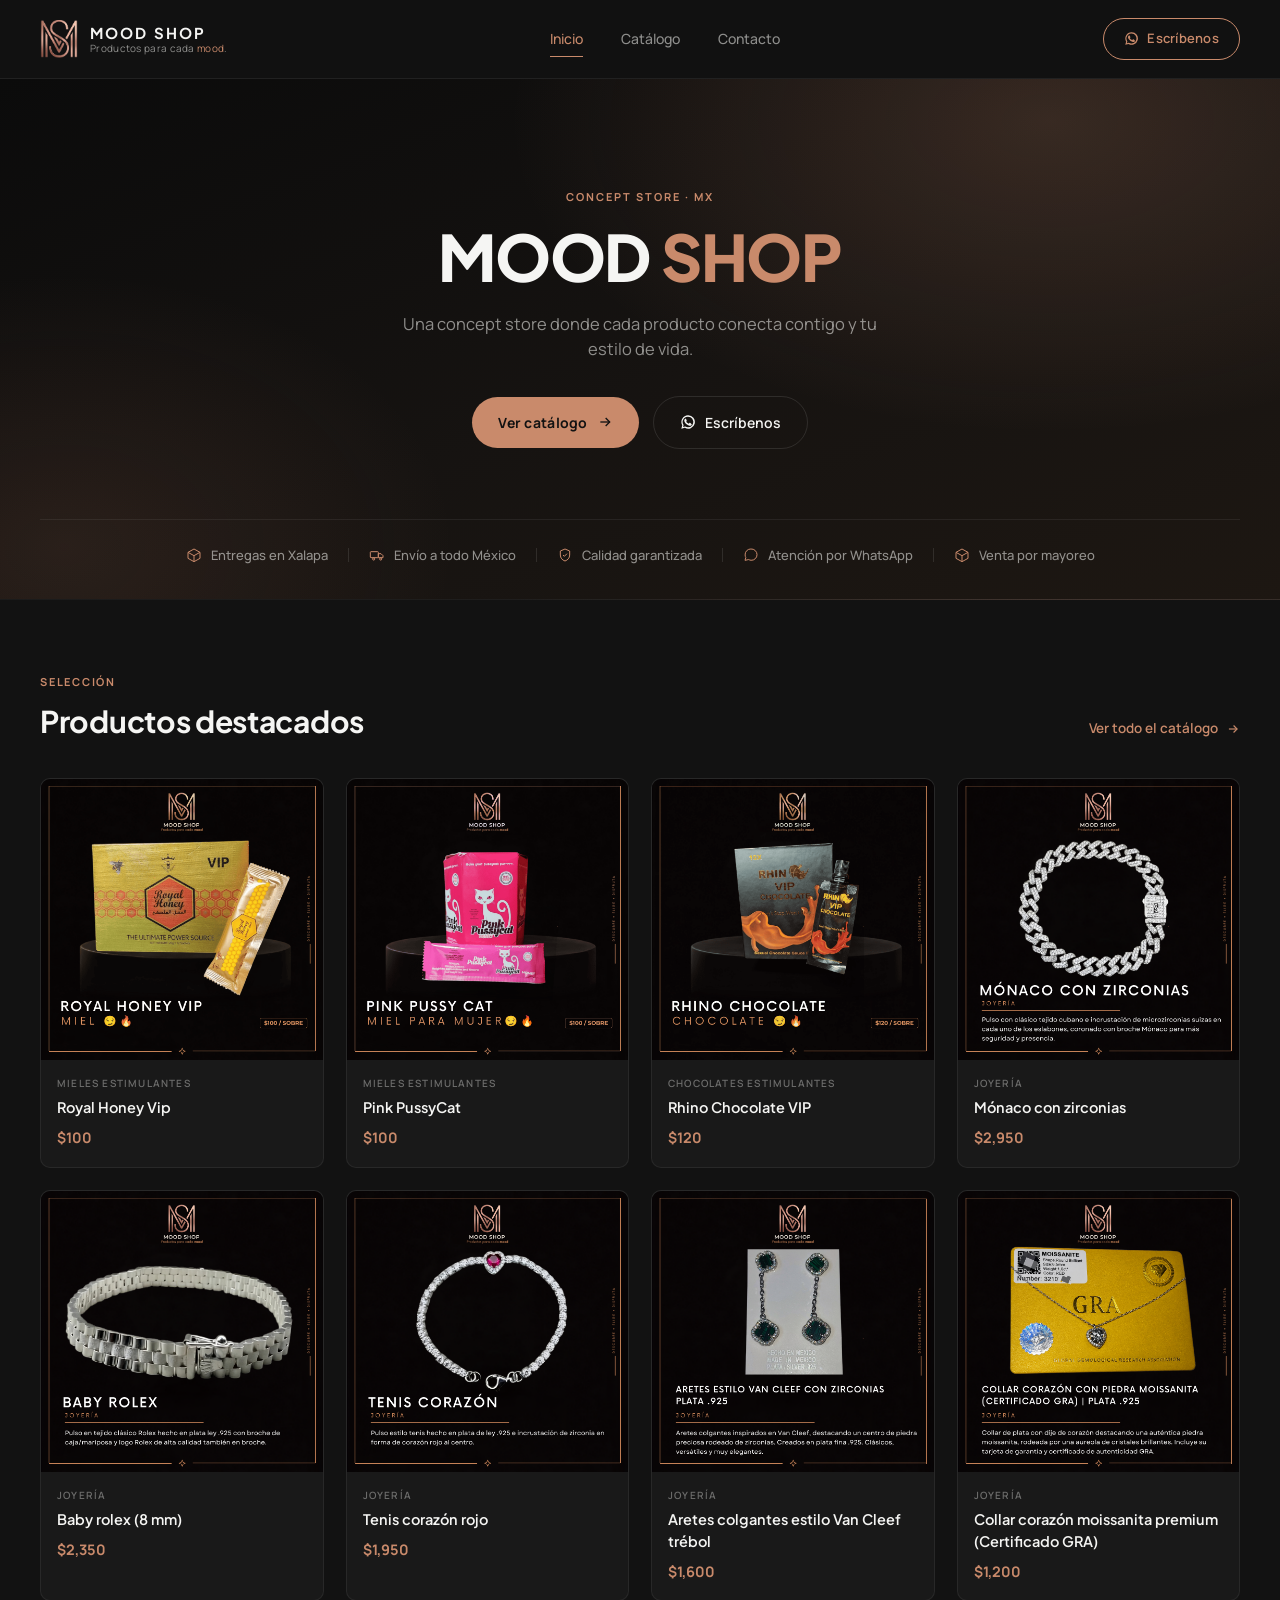
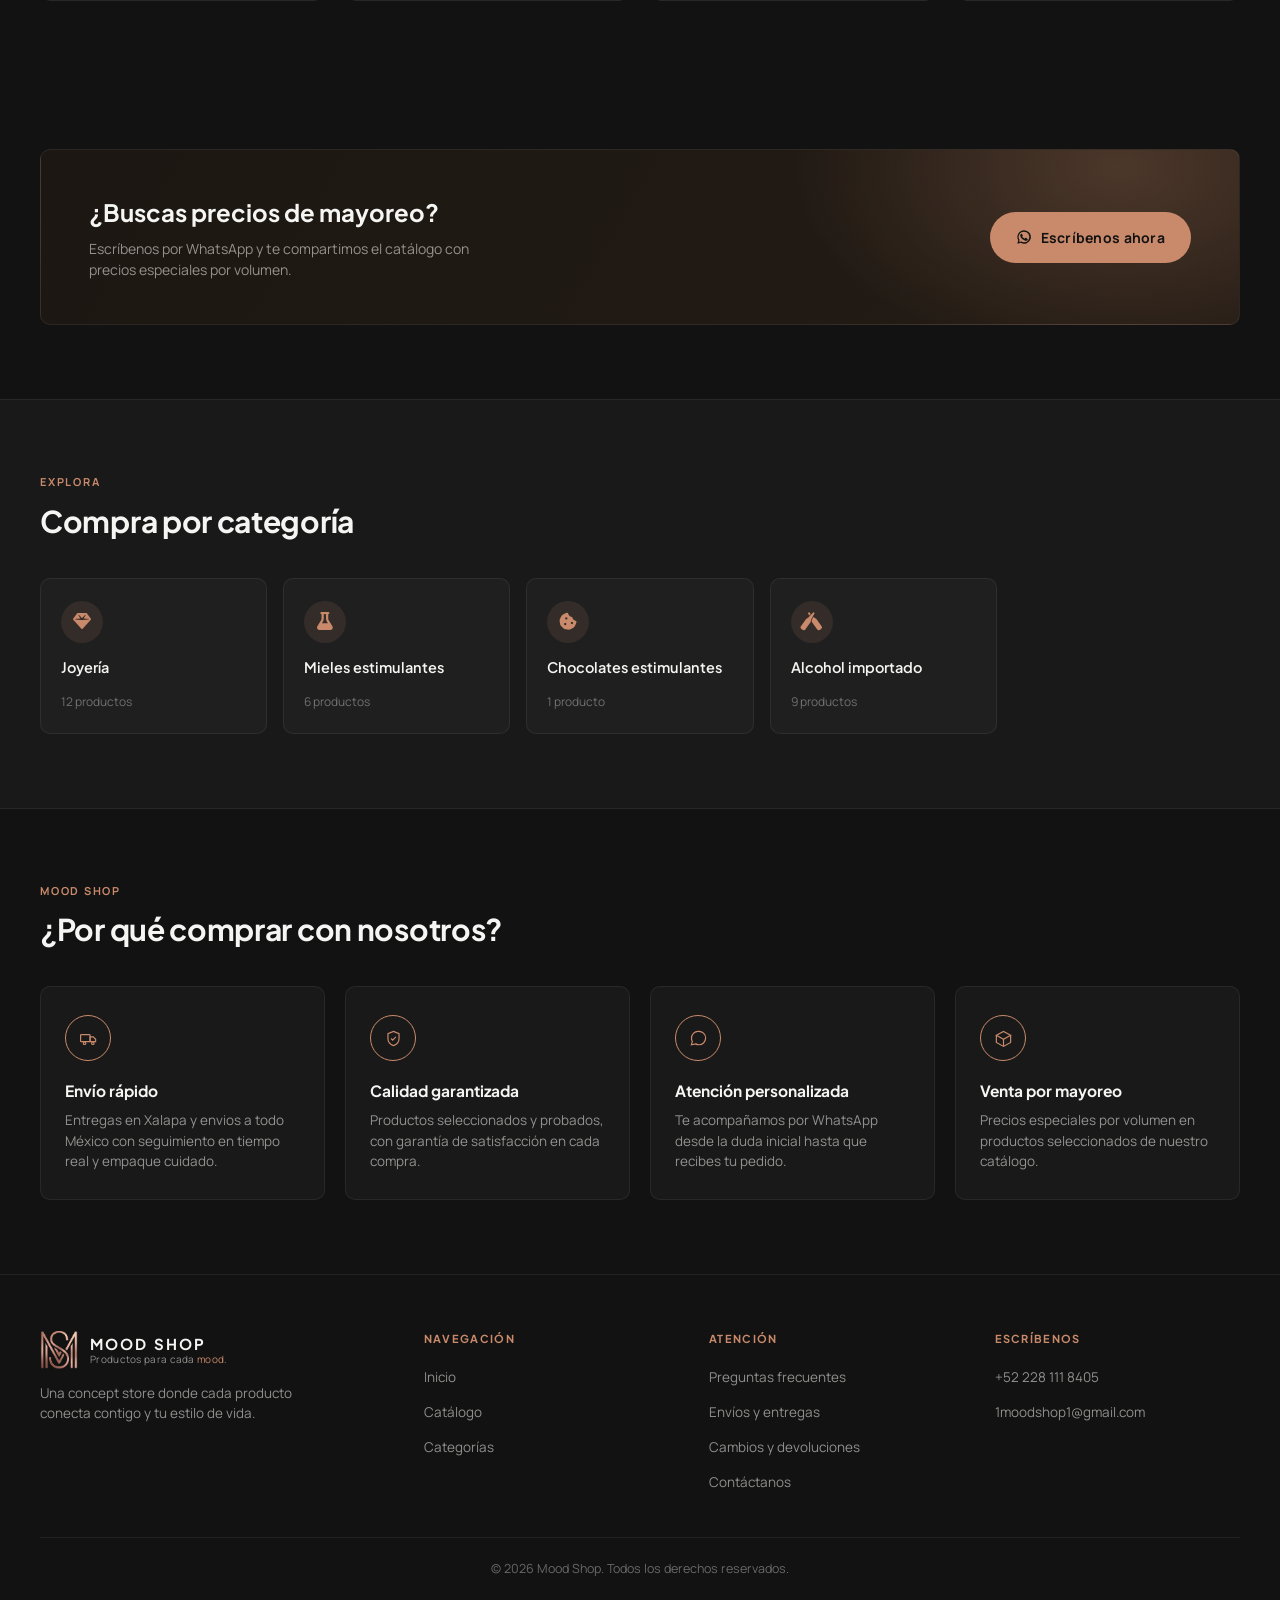
<file: index.html>
<!DOCTYPE html>
  <html lang="es">

  <head>
    <meta charset="UTF-8">
    <meta name="viewport" content="width=device-width, initial-scale=1.0">

    <!-- SEO -->
    <title>Mood Shop | Productos para cada mood</title>
    <meta name="description" content="Mood Shop, concept store en Xalapa donde cada producto conecta contigo y tu estilo de vida. Envíos a todo México y entregas personales en Xalapa. Encuentra el producto perfecto para cada mood.">
    <meta name="keywords" content="mood shop, tienda xalapa, joyería, mieles, regalos, concept store, envíos xalapa, royal honey, nmonaco, pulsos, tenis">
    <link rel="canonical" href="https://mood-shop.github.io/bazar-mood-shop/">
    <meta name="robots" content="index, follow">

    <!-- Open Graph (Facebook / WhatsApp) -->
    <meta property="og:type" content="website">
    <meta property="og:site_name" content="Mood Shop">
    <meta property="og:locale" content="es_MX">
    <meta property="og:title" content="Mood Shop | Productos para cada mood">
    <meta property="og:description" content="Mood Shop, concept store en Xalapa donde cada producto conecta contigo y tu estilo de vida. Envíos a todo México y entregas personales en Xalapa. Encuentra el producto perfecto para cada mood.">
    <meta property="og:image" content="https://mood-shop.github.io/bazar-mood-shop/images/imagen-redes.jpg">
    <meta property="og:image:width" content="1200">
    <meta property="og:image:height" content="630">
    <meta property="og:url" content="https://mood-shop.github.io/bazar-mood-shop/">

    <!-- Twitter Card -->
    <meta name="twitter:card" content="summary_large_image">
    <meta name="twitter:title" content="Mood Shop | Productos para cada mood">
    <meta name="twitter:description" content="Mood Shop, concept store en Xalapa donde cada producto conecta contigo y tu estilo de vida. Envíos a todo México y entregas personales en Xalapa. Encuentra el producto perfecto para cada mood.">
    <meta name="twitter:image" content="https://mood-shop.github.io/bazar-mood-shop/images/imagen-redes.jpg">

    <!-- Extra -->
    <meta name="theme-color" content="#121212">
    <link rel="icon" type="image/png" href="./images/favicon.ico">

    <link rel="preconnect" href="https://fonts.googleapis.com">
    <link rel="preconnect" href="https://fonts.gstatic.com" crossorigin>
    <link href="https://fonts.googleapis.com/css2?family=Plus+Jakarta+Sans:wght@400;500;600;700;800&family=Manrope:wght@400;500;600;700&display=swap" rel="stylesheet">

    <!-- Font Awesome (íconos de categoría) -->
    <link rel="stylesheet" href="https://cdnjs.cloudflare.com/ajax/libs/font-awesome/6.5.2/css/all.min.css" referrerpolicy="no-referrer" />

    <link rel="stylesheet" href="css/home.css">
  </head>

<body>
<!-- ============ ICON SPRITE ============ -->
<svg width="0" height="0" style="position:absolute">
  <defs>
    <symbol id="ico-whatsapp" viewBox="0 0 24 24" fill="currentColor">
      <path d="M12 2a10 10 0 00-8.6 15L2 22l5.2-1.4A10 10 0 1012 2zm0 18a8 8 0 01-4.1-1.1l-.3-.2-3 .8.8-2.9-.2-.3A8 8 0 1112 20zm4.4-5.9c-.2-.1-1.4-.7-1.7-.8-.2-.1-.4-.1-.6.1s-.6.8-.8 1c-.1.2-.3.2-.5.1-.2-.1-1-.4-2-1.2-.7-.6-1.2-1.4-1.4-1.6-.1-.2 0-.4.1-.5l.4-.5c.1-.2.2-.3.2-.5.1-.2 0-.4 0-.5-.1-.1-.6-1.5-.9-2-.2-.5-.4-.4-.6-.4h-.5c-.2 0-.5.1-.7.3-.2.2-1 .9-1 2.3s1 2.6 1.1 2.8c.1.2 2 3.1 4.9 4.2.7.3 1.2.4 1.6.6.7.2 1.3.2 1.8.1.5-.1 1.4-.6 1.6-1.1.2-.5.2-1 .1-1.1-.1-.1-.2-.2-.4-.3z"/>
    </symbol>
    <symbol id="ico-close" viewBox="0 0 24 24" fill="none" stroke="currentColor" stroke-width="1.8">
      <line x1="5" y1="5" x2="19" y2="19"/><line x1="19" y1="5" x2="5" y2="19"/>
    </symbol>
    <symbol id="ico-monogram" viewBox="0 0 60 60" fill="none" stroke="currentColor" stroke-width="3.4">
      <path d="M6 50V12l14 20 14-20v38"/><path d="M40 12c-9 0-16 8-16 18s7 18 16 18 16-8 16-18"/>
    </symbol>
    <symbol id="ico-arrow-right" viewBox="0 0 24 24" fill="none" stroke="currentColor" stroke-width="2">
      <line x1="5" y1="12" x2="19" y2="12"/><polyline points="13 6 19 12 13 18"/>
    </symbol>
    <symbol id="ico-truck" viewBox="0 0 24 24" fill="none" stroke="currentColor" stroke-width="1.5">
      <rect x="2" y="7" width="12" height="9" rx="1"/><path d="M14 10h4l3 3v3h-7z"/>
      <circle cx="7" cy="18" r="1.6"/><circle cx="17.5" cy="18" r="1.6"/>
    </symbol>
    <symbol id="ico-shield" viewBox="0 0 24 24" fill="none" stroke="currentColor" stroke-width="1.5">
      <path d="M12 3l7 3v6c0 4.5-3 7.7-7 9-4-1.3-7-4.5-7-9V6l7-3z"/><polyline points="9 12 11 14 15 10"/>
    </symbol>
    <symbol id="ico-chat" viewBox="0 0 24 24" fill="none" stroke="currentColor" stroke-width="1.5">
      <path d="M21 11.5a8.4 8.4 0 01-8.9 8.4c-1.3-.1-2.5-.5-3.5-1.1L3 20l1.2-4.1a8.3 8.3 0 01-1-4A8.4 8.4 0 0111.9 3a8.5 8.5 0 019.1 8.5z"/>
    </symbol>
    <symbol id="ico-box" viewBox="0 0 24 24" fill="none" stroke="currentColor" stroke-width="1.5">
      <path d="M3 8l9-5 9 5-9 5-9-5z"/><path d="M3 8v9l9 5 9-5V8"/><line x1="12" y1="13" x2="12" y2="22"/>
    </symbol>
  </defs>
</svg>

<!-- ============ HEADER ============ -->
  <header class="site-header">
    <div class="header-inner">
      <a href="./index.html" class="brand">
        <img class="brand-mark" src="./images/Logotipo - letras.png" alt="Logo de Mood Shop" />
        <span class="brand-text">
          <span class="brand-name">MOOD SHOP</span>
          <span class="brand-tag">Productos para cada <em>mood</em>.</span>
        </span>
      </a>

      <nav class="main-nav" aria-label="Navegación principal">
        <a href="./index.html" class="active">Inicio</a>
        <a href="./catalogo-mood-shop.html">Catálogo</a>
        <a href="./contacto.html">Contacto</a>
      </nav>

      <div class="header-actions">
        <a class="btn-whatsapp" href="https://wa.link/bdqm1g" id="whatsappBtn" target="_blank">
          <svg>
            <use href="#ico-whatsapp" />
          </svg>
          <span>Escríbenos</span>
        </a>
        <button class="hamburger" id="hamburgerBtn" aria-label="Abrir menú" aria-expanded="false"
          aria-controls="mobileNav">
          <span></span><span></span><span></span>
        </button>
      </div>
    </div>
  </header>

  <!-- ============ MOBILE NAV DRAWER ============ -->
  <div class="mobile-nav" id="mobileNav">
    <div class="mobile-nav-panel">
      <div class="mobile-nav-head">
        <span class="brand-name">MENÚ</span>
        <button class="mobile-nav-close" id="mobileNavClose" aria-label="Cerrar menú">
          <svg>
            <use href="#ico-close" />
          </svg>
        </button>
      </div>
      <nav class="mobile-nav-links" aria-label="Navegación móvil">
        <a href="./index.html" class="active">Inicio</a>
        <a href="./catalogo-mood-shop.html">Catálogo</a>
        <a href="./contacto.html">Contacto</a>
      </nav>
      <div class="mobile-nav-cta">
        <a class="btn-whatsapp" href="https://wa.link/bdqm1g" target="_blank">
          <svg>
            <use href="#ico-whatsapp" />
          </svg>
          <span>Escríbenos</span>
        </a>
      </div>
    </div>
  </div>


<!-- ============ HERO ============ -->
<section class="hero">
  <div class="hero-inner">
    <p class="hero-eyebrow">Concept store · MX</p>
    <h1>MOOD <em>SHOP</em></h1>
    <p class="hero-sub">Una concept store donde cada producto conecta contigo y tu estilo de vida.</p>
    <div class="hero-cta">
      <a class="btn-primary" href="./catalogo-mood-shop.html">Ver catálogo <svg><use href="#ico-arrow-right"/></svg></a>
      <a class="btn-secondary" href="https://wa.link/bdqm1g" target="_blank" rel="noopener">
        <svg><use href="#ico-whatsapp"/></svg> Escríbenos
      </a>
    </div>
  </div>
  <div class="hero-trust">
    <div class="trust-item"><svg><use href="#ico-box"/></svg> Entregas en Xalapa</div>
    <div class="trust-divider"></div>
    <div class="trust-item"><svg><use href="#ico-truck"/></svg> Envío a todo México</div>
    <div class="trust-divider"></div>
    <div class="trust-item"><svg><use href="#ico-shield"/></svg> Calidad garantizada</div>
    <div class="trust-divider"></div>
    <div class="trust-item"><svg><use href="#ico-chat"/></svg> Atención por WhatsApp</div>
    <div class="trust-divider"></div>
    <div class="trust-item"><svg><use href="#ico-box"/></svg> Venta por mayoreo</div>
  </div>
</section>

<!-- ============ DESTACADOS ============ -->
<section class="section" id="destacados">
  <div class="section-head">
    <div>
      <p class="section-eyebrow">Selección</p>
      <h2>Productos destacados</h2>
    </div>
    <a class="link-arrow" href="./catalogo-mood-shop.html">Ver todo el catálogo <svg><use href="#ico-arrow-right"/></svg></a>
  </div>
  <div class="product-grid" id="featuredGrid">
    <p class="section-status">Cargando productos destacados…</p>
  </div>
</section>

<!-- ============ CTA MAYOREO ============ -->
<section class="section">
  <div class="cta-banner" id="contacto">
    <div class="cta-copy">
      <h2>¿Buscas precios de mayoreo?</h2>
      <p>Escríbenos por WhatsApp y te compartimos el catálogo con precios especiales por volumen.</p>
    </div>
    <a class="btn-primary" href="https://wa.link/bdqm1g" target="_blank" rel="noopener">
      <svg><use href="#ico-whatsapp"/></svg> Escríbenos ahora
    </a>
  </div>
</section>

<!-- ============ CATEGORÍAS ============ -->
<section class="section section-alt" id="categorias">
  <div class="section-head">
    <div>
      <p class="section-eyebrow">Explora</p>
      <h2>Compra por categoría</h2>
    </div>
  </div>
  <div class="category-grid" id="categoryGrid">
    <p class="section-status">Cargando categorías…</p>
  </div>
</section>

<!-- ============ POR QUÉ MOOD SHOP ============ -->
<section class="section" id="beneficios">
  <div class="section-head">
    <div>
      <p class="section-eyebrow">Mood Shop</p>
      <h2>¿Por qué comprar con nosotros?</h2>
    </div>
  </div>
  <div class="benefits-grid">
    <div class="benefit-card">
      <div class="benefit-icon"><svg><use href="#ico-truck"/></svg></div>
      <h3>Envío rápido</h3>
      <p>Entregas en Xalapa y envios a todo México con seguimiento en tiempo real y empaque cuidado.</p>
    </div>
    <div class="benefit-card">
      <div class="benefit-icon"><svg><use href="#ico-shield"/></svg></div>
      <h3>Calidad garantizada</h3>
      <p>Productos seleccionados y probados, con garantía de satisfacción en cada compra.</p>
    </div>
    <div class="benefit-card">
      <div class="benefit-icon"><svg><use href="#ico-chat"/></svg></div>
      <h3>Atención personalizada</h3>
      <p>Te acompañamos por WhatsApp desde la duda inicial hasta que recibes tu pedido.</p>
    </div>
    <div class="benefit-card">
      <div class="benefit-icon"><svg><use href="#ico-box"/></svg></div>
      <h3>Venta por mayoreo</h3>
      <p>Precios especiales por volumen en productos seleccionados de nuestro catálogo.</p>
    </div>
  </div>
</section>

<!-- ============ FOOTER ============ -->
<footer class="site-footer">
  <div class="footer-top">
    <div class="footer-brand">
      <a href="#" class="brand">
        <img class="brand-mark" src="./images/Logotipo - letras.png" alt="Logo de Mood Shop" />
        <span class="brand-text">
          <span class="brand-name">MOOD SHOP</span>
          <span class="brand-tag">Productos para cada <em>mood</em>.</span>
        </span>
      </a>
      <p>Una concept store donde cada producto conecta contigo y tu estilo de vida.</p>
    </div>
    <div class="footer-col">
      <h4>NAVEGACIÓN</h4>
      <ul>
        <li><a href="./index.html">Inicio</a></li>
        <li><a href="./catalogo-mood-shop.html">Catálogo</a></li>
        <li><a href="./index.html#categorias">Categorías</a></li>
      </ul>
    </div>
    <div class="footer-col">
      <h4>ATENCIÓN</h4>
      <ul>
        <li><a href="./404.html">Preguntas frecuentes</a></li>
        <li><a href="./404.html">Envíos y entregas</a></li>
        <li><a href="./404.html">Cambios y devoluciones</a></li>
        <li><a href="./contacto.html">Contáctanos</a></li>
      </ul>
    </div>
    <div class="footer-col">
      <h4>ESCRÍBENOS</h4>
      <ul>
        <li><a href="https://wa.link/bdqm1g" target="_blank" rel="noopener">+52 228 111 8405</a></li>
        <li><a href="mailto:1moodshop1@gmail.com">1moodshop1@gmail.com</a></li>
      </ul>
    </div>
  </div>
  <div class="footer-bottom">© 2026 Mood Shop. Todos los derechos reservados.</div>
</footer>

<script src="js/home.js"></script>
</body>
</html>
</file>
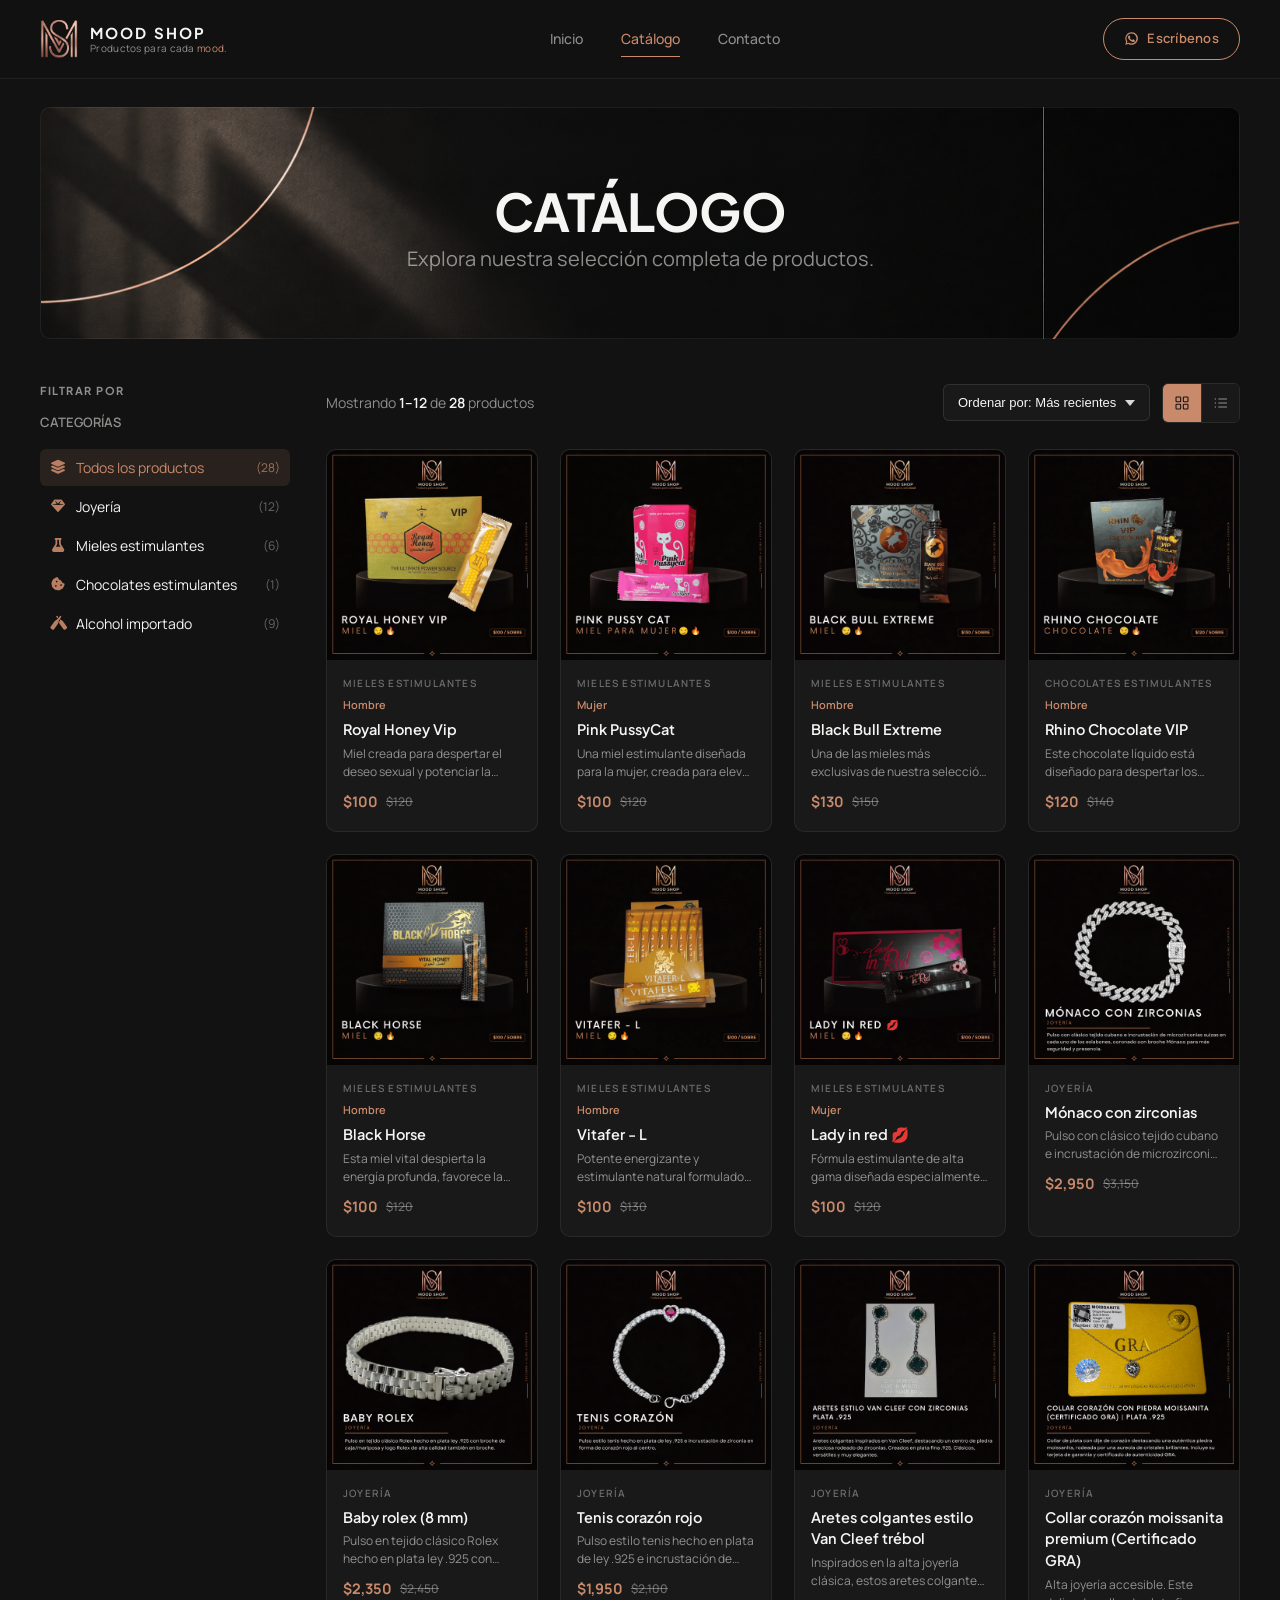
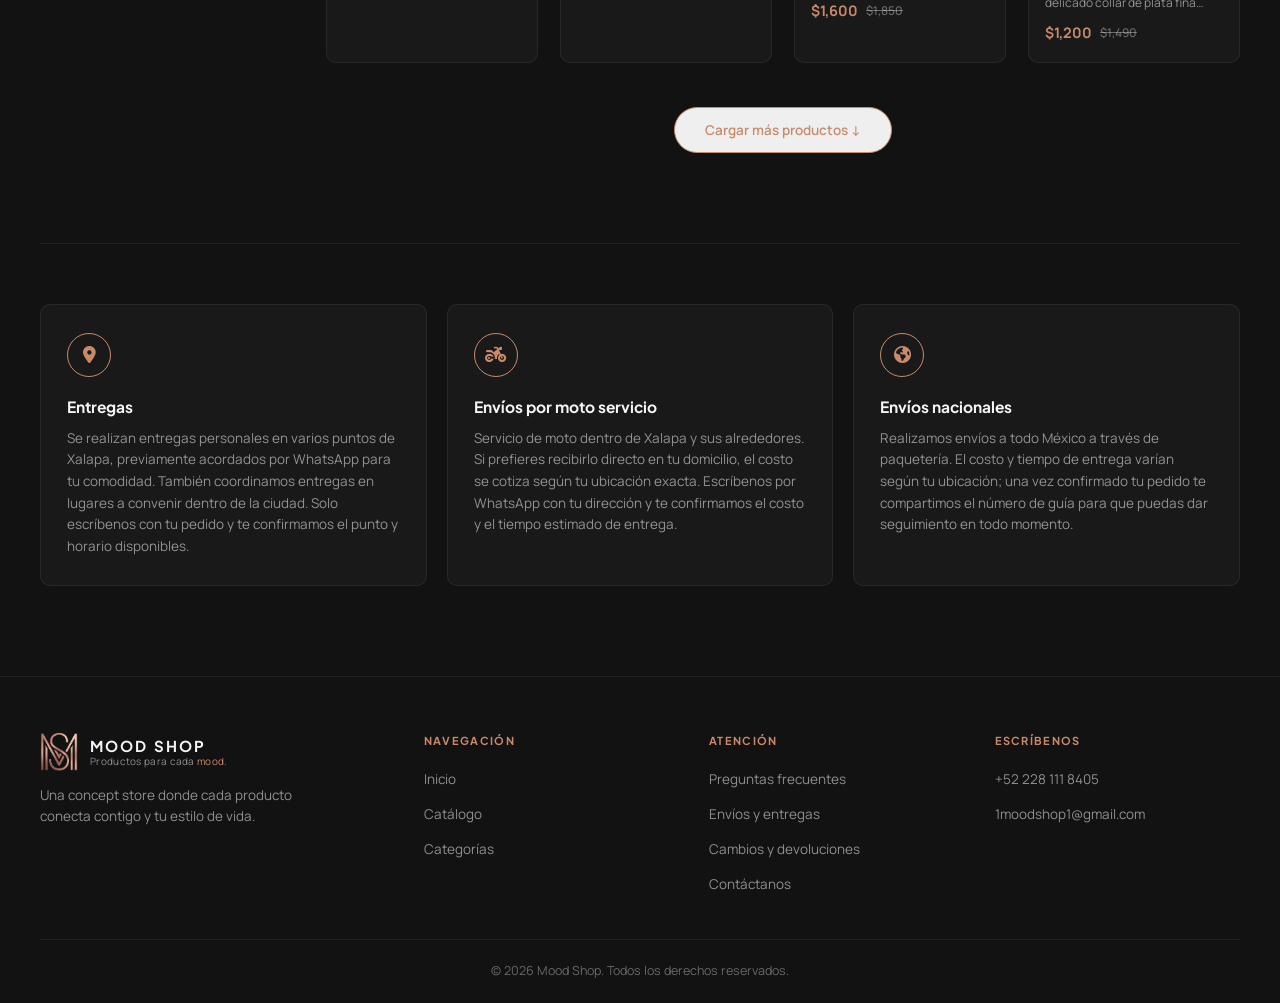
<file: catalogo-mood-shop.html>
<!DOCTYPE html>
<html lang="es">

<head>
  <meta charset="UTF-8">
  <meta name="viewport" content="width=device-width, initial-scale=1.0">
  
  <!-- SEO -->
  <title>Catálogo | Mood Shop</title>
  <meta name="description" content="Explora nuestro catálogo completo en Mood Shop. Productos seleccionados para cada mood, con entregas personales en Xalapa y envíos a todo México. Encuentra tu próximo favorito.">
  <meta name="keywords" content="catálogo mood shop, tienda xalapa, joyería, mieles, regalos, concept store, envíos xalapa, royal honey, nmonaco, pulsos, tenis">
  <link rel="canonical" href="https://mood-shop.github.io/bazar-mood-shop/catalogo-mood-shop.html">
  <meta name="robots" content="index, follow">

  <!-- Open Graph (Facebook / WhatsApp) -->
  <meta property="og:type" content="website">
  <meta property="og:site_name" content="Mood Shop">
  <meta property="og:locale" content="es_MX">
  <meta property="og:title" content="Catálogo | Mood Shop">
  <meta property="og:description" content="Explora nuestro catálogo completo en Mood Shop. Productos seleccionados para cada mood, con entregas personales en Xalapa y envíos a todo México. Encuentra tu próximo favorito.">
  <meta property="og:image" content="https://mood-shop.github.io/bazar-mood-shop/images/imagen-redes.jpg">
  <meta property="og:image:width" content="1200">
  <meta property="og:image:height" content="630">
  <meta property="og:url" content="https://mood-shop.github.io/bazar-mood-shop/catalogo-mood-shop.html">

  <!-- Twitter Card -->
  <meta name="twitter:card" content="summary_large_image">
  <meta name="twitter:title" content="Catálogo | Mood Shop">
  <meta name="twitter:description" content="Explora nuestro catálogo completo en Mood Shop. Productos seleccionados para cada mood, con entregas personales en Xalapa y envíos a todo México.">
  <meta name="twitter:image" content="https://mood-shop.github.io/bazar-mood-shop/images/imagen-redes.jpg">

  <!-- Extra -->
  <meta name="theme-color" content="#121212">
  <link rel="icon" type="image/png" href="./images/favicon.ico">

  <link rel="preconnect" href="https://fonts.googleapis.com">
  <link rel="preconnect" href="https://fonts.gstatic.com" crossorigin>
  <link href="https://fonts.googleapis.com/css2?family=Plus+Jakarta+Sans:wght@400;500;600;700;800&family=Manrope:wght@400;500;600;700&display=swap" rel="stylesheet">

  <!-- Font Awesome (íconos de categoría) -->
  <link rel="stylesheet" href="https://cdnjs.cloudflare.com/ajax/libs/font-awesome/6.5.2/css/all.min.css" referrerpolicy="no-referrer" />

  <link rel="stylesheet" href="css/catalog.css">
</head>

<body>
  <!-- ============ ICON SPRITE ============ -->
  <svg width="0" height="0" style="position:absolute">
    <defs>
      <symbol id="ico-search" viewBox="0 0 24 24" fill="none" stroke="currentColor" stroke-width="1.6">
        <circle cx="11" cy="11" r="7"/>
        <line x1="21" y1="21" x2="16.2" y2="16.2"/>
      </symbol>
      <symbol id="ico-grid" viewBox="0 0 24 24" fill="none" stroke="currentColor" stroke-width="1.6">
        <rect x="3" y="3" width="7" height="7" rx="1"/>
        <rect x="14" y="3" width="7" height="7" rx="1"/>
        <rect x="3" y="14" width="7" height="7" rx="1"/>
        <rect x="14" y="14" width="7" height="7" rx="1"/>
      </symbol>
      <symbol id="ico-list" viewBox="0 0 24 24" fill="none" stroke="currentColor" stroke-width="1.6">
        <line x1="8" y1="6" x2="21" y2="6"/>
        <line x1="8" y1="12" x2="21" y2="12"/>
        <line x1="8" y1="18" x2="21" y2="18"/>
        <circle cx="3.5" cy="6" r="1" fill="currentColor" stroke="none"/>
        <circle cx="3.5" cy="12" r="1" fill="currentColor" stroke="none"/>
        <circle cx="3.5" cy="18" r="1" fill="currentColor" stroke="none"/>
      </symbol>
      <symbol id="ico-whatsapp" viewBox="0 0 24 24" fill="currentColor">
        <path d="M12 2a10 10 0 00-8.6 15L2 22l5.2-1.4A10 10 0 1012 2zm0 18a8 8 0 01-4.1-1.1l-.3-.2-3 .8.8-2.9-.2-.3A8 8 0 1112 20zm4.4-5.9c-.2-.1-1.4-.7-1.7-.8-.2-.1-.4-.1-.6.1s-.6.8-.8 1c-.1.2-.3.2-.5.1-.2-.1-1-.4-2-1.2-.7-.6-1.2-1.4-1.4-1.6-.1-.2 0-.4.1-.5l.4-.5c.1-.2.2-.3.2-.5.1-.2 0-.4 0-.5-.1-.1-.6-1.5-.9-2-.2-.5-.4-.4-.6-.4h-.5c-.2 0-.5.1-.7.3-.2.2-1 .9-1 2.3s1 2.6 1.1 2.8c.1.2 2 3.1 4.9 4.2.7.3 1.2.4 1.6.6.7.2 1.3.2 1.8.1.5-.1 1.4-.6 1.6-1.1.2-.5.2-1 .1-1.1-.1-.1-.2-.2-.4-.3z"/>
      </symbol>
      <symbol id="ico-close" viewBox="0 0 24 24" fill="none" stroke="currentColor" stroke-width="1.8">
        <line x1="5" y1="5" x2="19" y2="19"/>
        <line x1="19" y1="5" x2="5" y2="19"/>
      </symbol>
      <symbol id="ico-monogram" viewBox="0 0 60 60" fill="none" stroke="currentColor" stroke-width="3.4">
        <path d="M6 50V12l14 20 14-20v38"/>
        <path d="M40 12c-9 0-16 8-16 18s7 18 16 18 16-8 16-18"/>
      </symbol>
      <symbol id="ico-chevron-down" viewBox="0 0 24 24" fill="none" stroke="currentColor" stroke-width="2">
        <polyline points="6 9 12 15 18 9"/>
      </symbol>
    </defs>
  </svg>

  <!-- ============ HEADER ============ -->
  <header class="site-header">
    <div class="header-inner">
      <a href="./index.html" class="brand">
        <img class="brand-mark" src="./images/Logotipo - letras.png" alt="Logo de Mood Shop" />
        <span class="brand-text">
          <span class="brand-name">MOOD SHOP</span>
          <span class="brand-tag">Productos para cada <em>mood</em>.</span>
        </span>
      </a>

      <nav class="main-nav" aria-label="Navegación principal">
        <a href="./index.html">Inicio</a>
        <a href="./catalogo-mood-shop.html" class="active">Catálogo</a>
        <a href="./contacto.html">Contacto</a>
      </nav>

      <div class="header-actions">
        <a class="btn-whatsapp" href="https://wa.link/bdqm1g" id="whatsappBtn" target="_blank">
          <svg>
            <use href="#ico-whatsapp" />
          </svg>
          <span>Escríbenos</span>
        </a>
        <button class="hamburger" id="hamburgerBtn" aria-label="Abrir menú" aria-expanded="false"
          aria-controls="mobileNav">
          <span></span><span></span><span></span>
        </button>
      </div>
    </div>
  </header>

  <!-- ============ MOBILE NAV DRAWER ============ -->
  <div class="mobile-nav" id="mobileNav">
    <div class="mobile-nav-panel">
      <div class="mobile-nav-head">
        <span class="brand-name">MENÚ</span>
        <button class="mobile-nav-close" id="mobileNavClose" aria-label="Cerrar menú">
          <svg>
            <use href="#ico-close" />
          </svg>
        </button>
      </div>
      <nav class="mobile-nav-links" aria-label="Navegación móvil">
        <a href="./index.html">Inicio</a>
        <a href="./catalogo-mood-shop.html" class="active">Catálogo</a>
        <a href="./contacto.html">Contacto</a>
      </nav>
      <div class="mobile-nav-cta">
        <a class="btn-whatsapp" href="https://wa.link/bdqm1g" target="_blank">
          <svg>
            <use href="#ico-whatsapp" />
          </svg>
          <span>Escríbenos</span>
        </a>
      </div>
    </div>
  </div>

  <!-- ============ HERO ============ -->
  <section class="hero">
    <div class="hero-inner">
      <div class="hero-copy">
        <h1>CATÁLOGO</h1>
        <p>Explora nuestra selección completa de productos.</p>
      </div>
    </div>
  </section>

  <!-- ============ CATALOG ============ -->
  <section class="catalog-section">
    <div class="catalog-layout">

      <!-- Sidebar -->
      <aside class="sidebar" aria-label="Filtros">
        <div class="filter-block">
          <div class="filter-block-head">
            <span class="filter-title">FILTRAR POR</span>
          </div>
          <p class="filter-label">CATEGORÍAS</p>
          <div class="cat-list" id="categoryList" role="list"></div>
        </div>
      </aside>

      <!-- Main -->
      <div class="catalog-main">

        <!-- Mobile category filter -->
        <div class="mobile-filter">
          <button type="button" class="category-trigger" id="categoryTrigger" aria-haspopup="dialog"
            aria-expanded="false" aria-controls="categorySheet">
            <span class="ct-icon-wrap"><i class="ct-icon fa-solid fa-layer-group"></i></span>
            <span class="ct-text">
              <span class="ct-eyebrow">Categoría</span>
              <span class="ct-value" id="categoryTriggerValue">Todos los productos</span>
            </span>
            <svg class="ct-chevron">
              <use href="#ico-chevron-down" />
            </svg>
          </button>
        </div>

        <!-- Category bottom sheet (mobile) -->
        <div class="category-sheet-overlay" id="categorySheetOverlay">
          <div class="category-sheet" id="categorySheet" role="dialog" aria-label="Filtrar por categoría">
            <div class="category-sheet-handle"></div>
            <div class="category-sheet-head">
              <h3>Filtrar por categoría</h3>
              <button type="button" class="category-sheet-close" id="categorySheetClose" aria-label="Cerrar">
                <svg>
                  <use href="#ico-close" />
                </svg>
              </button>
            </div>
            <div class="category-sheet-list" id="categorySheetList" role="listbox"></div>
          </div>
        </div>

        <div class="toolbar">
          <p class="result-count" id="resultCount"></p>
          <div class="toolbar-right">
            <select class="sort-select" id="sortSelect" aria-label="Ordenar por">
              <option value="recent">Ordenar por: Más recientes</option>
              <option value="price-asc">Precio: menor a mayor</option>
              <option value="price-desc">Precio: mayor a menor</option>
              <option value="name-asc">Nombre: A–Z</option>
            </select>
            <div class="view-toggle" role="group" aria-label="Tipo de vista">
              <button type="button" id="gridViewBtn" class="active" aria-pressed="true" aria-label="Ver en cuadrícula">
                <svg>
                  <use href="#ico-grid" />
                </svg>
              </button>
              <button type="button" id="listViewBtn" aria-pressed="false" aria-label="Ver en lista">
                <svg>
                  <use href="#ico-list" />
                </svg>
              </button>
            </div>
          </div>
        </div>

        <div class="product-grid" id="productGrid"></div>

        <div class="load-more-wrap">
          <button class="btn-outline" id="loadMoreBtn">Cargar más productos ↓</button>
        </div>
      </div>
    </div>
  </section>

  <!-- ============ ENTREGAS Y ENVÍOS ============ -->
  <section class="shipping-section">
    <div class="shipping-grid">

      <div class="shipping-card">
        <div class="shipping-icon"><i class="fa-solid fa-location-dot"></i></div>
        <h3>Entregas</h3>
        <p>
          Se realizan entregas personales en varios puntos de Xalapa, previamente acordados por
          WhatsApp para tu comodidad. También coordinamos entregas en lugares a convenir dentro
          de la ciudad. Solo escríbenos con tu pedido y te confirmamos el punto y horario disponibles.
        </p>
      </div>

      <div class="shipping-card">
        <div class="shipping-icon"><i class="fa-solid fa-motorcycle"></i></div>
        <h3>Envíos por moto servicio</h3>
        <p>
          Servicio de moto dentro de Xalapa y sus alrededores. Si prefieres recibirlo directo en tu
          domicilio, el costo se cotiza según tu ubicación exacta. Escríbenos por WhatsApp con tu
          dirección y te confirmamos el costo y el tiempo estimado de entrega.
        </p>
      </div>

      <div class="shipping-card">
        <div class="shipping-icon"><i class="fa-solid fa-earth-americas"></i></div>
        <h3>Envíos nacionales</h3>
        <p>
          Realizamos envíos a todo México a través de paquetería. El costo y tiempo de entrega
          varían según tu ubicación; una vez confirmado tu pedido te compartimos el número de
          guía para que puedas dar seguimiento en todo momento.
        </p>
      </div>

    </div>
  </section>

  <!-- ============ FOOTER ============ -->
  <footer class="site-footer">
    <div class="footer-top">
      <div class="footer-brand">
        <a href="#" class="brand">
          <img class="brand-mark" src="./images/Logotipo - letras.png" alt="Logo de Mood Shop" />
          <span class="brand-text">
            <span class="brand-name">MOOD SHOP</span>
            <span class="brand-tag">Productos para cada <em>mood</em>.</span>
          </span>
        </a>
        <p>Una concept store donde cada producto conecta contigo y tu estilo de vida.</p>
      </div>
      <div class="footer-col">
        <h4>NAVEGACIÓN</h4>
        <ul>
          <li><a href="./index.html">Inicio</a></li>
          <li><a href="./catalogo-mood-shop.html">Catálogo</a></li>
          <li><a href="./index.html#categorias">Categorías</a></li>
        </ul>
      </div>
      <div class="footer-col">
        <h4>ATENCIÓN</h4>
        <ul>
          <li><a href="./404.html">Preguntas frecuentes</a></li>
          <li><a href="./404.html">Envíos y entregas</a></li>
          <li><a href="./404.html">Cambios y devoluciones</a></li>
          <li><a href="./contacto.html">Contáctanos</a></li>
        </ul>
      </div>
      <div class="footer-col">
        <h4>ESCRÍBENOS</h4>
        <ul>
          <li><a href="https://wa.link/bdqm1g" target="_blank" rel="noopener">+52 228 111 8405</a></li>
          <li><a href="mailto:1moodshop1@gmail.com">1moodshop1@gmail.com</a></li>
        </ul>
      </div>
    </div>
    <div class="footer-bottom">© 2026 Mood Shop. Todos los derechos reservados.</div>
  </footer>

  <script src="js/catalog.js"></script>
</body>

</html>
</file>
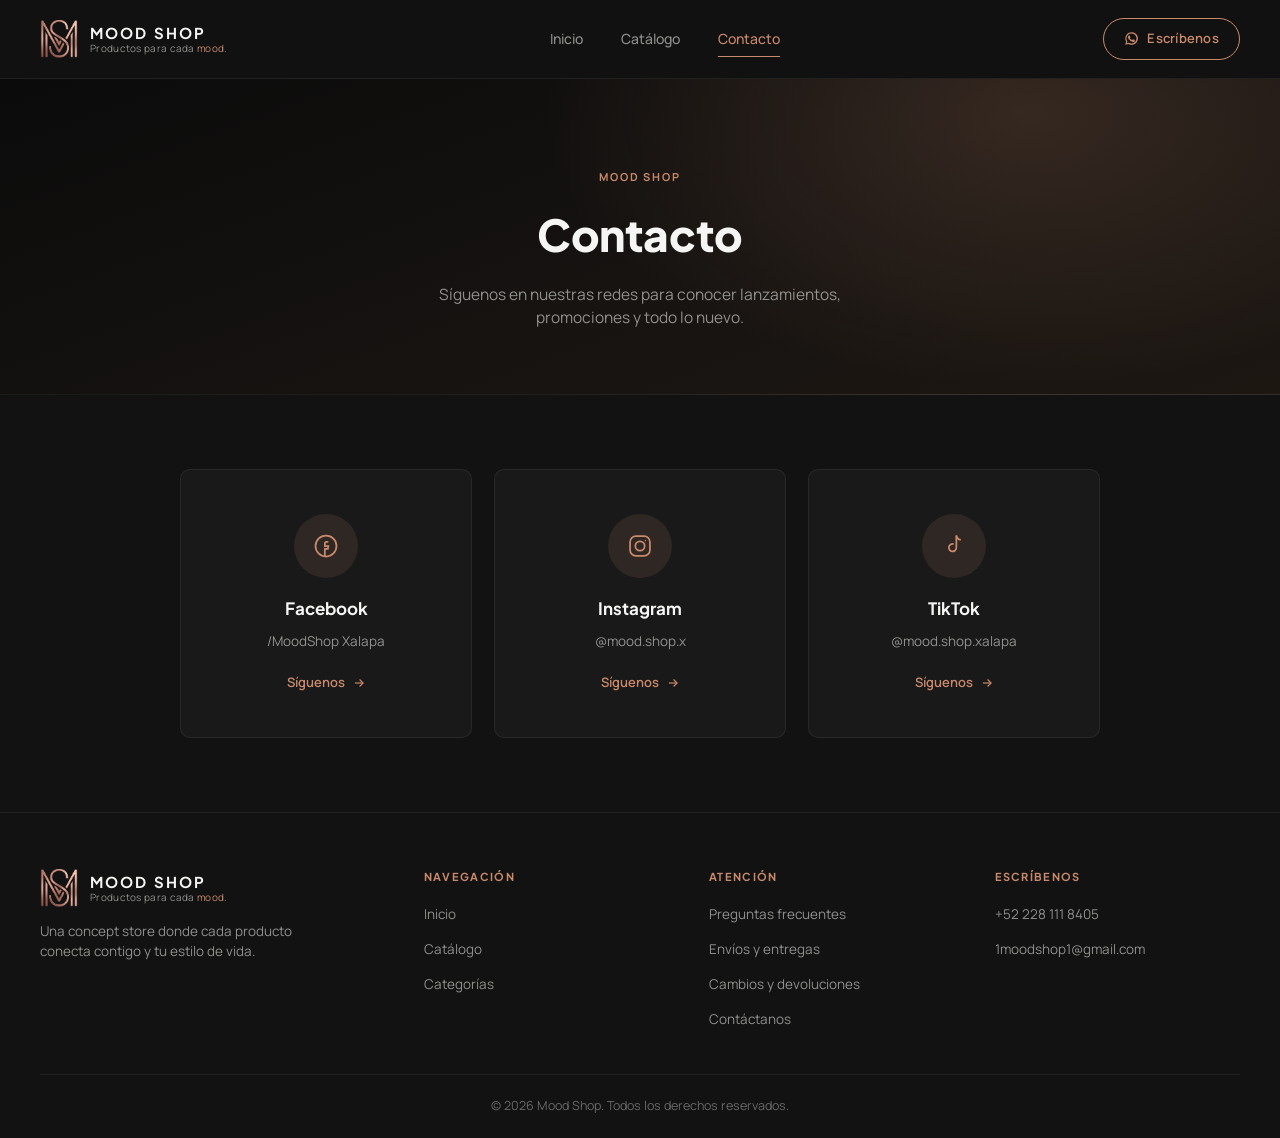
<file: contacto.html>
<!DOCTYPE html>
<html lang="es">

<head>
  <meta charset="UTF-8">
  <meta name="viewport" content="width=device-width, initial-scale=1.0">
  
  <!-- SEO -->
  <title>Contacto | Mood Shop</title>
  <meta name="description" content="Síguenos en Facebook, Instagram y TikTok y entérate de todas las novedades, lanzamientos y promociones de Mood Shop.">
  <meta name="keywords" content="mood shop, contacto, redes sociales, instagram, tiktok, facebook, tienda xalapa">
  <link rel="canonical" href="https://mood-shop.github.io/bazar-mood-shop/contacto.html">
  <meta name="robots" content="index, follow">

  <!-- Open Graph (Facebook / WhatsApp) -->
  <meta property="og:type" content="website">
  <meta property="og:site_name" content="Mood Shop">
  <meta property="og:locale" content="es_MX">
  <meta property="og:title" content="Contacto | Mood Shop">
  <meta property="og:description" content="Síguenos en Facebook, Instagram y TikTok y entérate de todas las novedades, lanzamientos y promociones de Mood Shop.">
  <meta property="og:image" content="https://mood-shop.github.io/bazar-mood-shop/images/imagen-redes.jpg">
  <meta property="og:image:width" content="1200">
  <meta property="og:image:height" content="630">
  <meta property="og:url" content="https://mood-shop.github.io/bazar-mood-shop/contacto.html">

  <!-- Twitter Card -->
  <meta name="twitter:card" content="summary_large_image">
  <meta name="twitter:title" content="Contacto | Mood Shop">
  <meta name="twitter:description" content="Síguenos en Facebook, Instagram y TikTok.">
  <meta name="twitter:image" content="https://mood-shop.github.io/bazar-mood-shop/images/imagen-redes.jpg">

  <!-- Extra -->
  <meta name="theme-color" content="#121212">
  <link rel="icon" type="image/png" href="./images/favicon.ico">

  <link rel="preconnect" href="https://fonts.googleapis.com">
  <link rel="preconnect" href="https://fonts.gstatic.com" crossorigin>
  <link
    href="https://fonts.googleapis.com/css2?family=Plus+Jakarta+Sans:wght@400;500;600;700;800&family=Manrope:wght@400;500;600;700&display=swap"
    rel="stylesheet">
  <link rel="stylesheet" href="css/contacto.css">
</head>

<body>
  <!-- ============ ICON SPRITE ============ -->
  <svg width="0" height="0" style="position:absolute">
    <defs>
      <symbol id="ico-whatsapp" viewBox="0 0 24 24" fill="currentColor">
        <path
          d="M12 2a10 10 0 00-8.6 15L2 22l5.2-1.4A10 10 0 1012 2zm0 18a8 8 0 01-4.1-1.1l-.3-.2-3 .8.8-2.9-.2-.3A8 8 0 1112 20zm4.4-5.9c-.2-.1-1.4-.7-1.7-.8-.2-.1-.4-.1-.6.1s-.6.8-.8 1c-.1.2-.3.2-.5.1-.2-.1-1-.4-2-1.2-.7-.6-1.2-1.4-1.4-1.6-.1-.2 0-.4.1-.5l.4-.5c.1-.2.2-.3.2-.5.1-.2 0-.4 0-.5-.1-.1-.6-1.5-.9-2-.2-.5-.4-.4-.6-.4h-.5c-.2 0-.5.1-.7.3-.2.2-1 .9-1 2.3s1 2.6 1.1 2.8c.1.2 2 3.1 4.9 4.2.7.3 1.2.4 1.6.6.7.2 1.3.2 1.8.1.5-.1 1.4-.6 1.6-1.1.2-.5.2-1 .1-1.1-.1-.1-.2-.2-.4-.3z" />
      </symbol>
      <symbol id="ico-close" viewBox="0 0 24 24" fill="none" stroke="currentColor" stroke-width="1.8">
        <line x1="5" y1="5" x2="19" y2="19" />
        <line x1="19" y1="5" x2="5" y2="19" />
      </symbol>
      <symbol id="ico-arrow-right" viewBox="0 0 24 24" fill="none" stroke="currentColor" stroke-width="2">
        <line x1="5" y1="12" x2="19" y2="12" />
        <polyline points="13 6 19 12 13 18" />
      </symbol>
      <!-- Facebook -->
      <symbol id="ico-facebook" viewBox="0 0 24 24" fill="none" stroke="currentColor" stroke-width="1.5">
        <circle cx="12" cy="12" r="9" />
        <path d="M14 8.5h-1.5c-.9 0-1.5.6-1.5 1.5v2h3l-.4 2.5H11V21" />
      </symbol>
      <!-- Instagram -->
      <symbol id="ico-instagram" viewBox="0 0 24 24" fill="none" stroke="currentColor" stroke-width="1.5">
        <rect x="3.5" y="3.5" width="17" height="17" rx="5" />
        <circle cx="12" cy="12" r="4" />
        <circle cx="16.7" cy="7.3" r="0.6" fill="currentColor" stroke="none" />
      </symbol>
      <!-- TikTok -->
      <symbol id="ico-tiktok" viewBox="0 0 24 24" fill="none" stroke="currentColor" stroke-width="1.5">
        <path d="M14 3v10.5a3.2 3.2 0 11-2.3-3.1" />
        <path d="M14 3c.3 2 1.8 3.5 3.8 3.8" />
      </symbol>
    </defs>
  </svg>

  <!-- ============ HEADER ============ -->
  <header class="site-header">
    <div class="header-inner">
      <a href="./index.html" class="brand">
        <img class="brand-mark" src="./images/Logotipo - letras.png" alt="Logo de Mood Shop" />
        <span class="brand-text">
          <span class="brand-name">MOOD SHOP</span>
          <span class="brand-tag">Productos para cada <em>mood</em>.</span>
        </span>
      </a>

      <nav class="main-nav" aria-label="Navegación principal">
        <a href="./index.html">Inicio</a>
        <a href="./catalogo-mood-shop.html">Catálogo</a>
        <a href="./contacto.html" class="active">Contacto</a>
      </nav>

      <div class="header-actions">
        <a class="btn-whatsapp" href="https://wa.link/bdqm1g" id="whatsappBtn" target="_blank">
          <svg>
            <use href="#ico-whatsapp" />
          </svg>
          <span>Escríbenos</span>
        </a>
        <button class="hamburger" id="hamburgerBtn" aria-label="Abrir menú" aria-expanded="false"
          aria-controls="mobileNav">
          <span></span><span></span><span></span>
        </button>
      </div>
    </div>
  </header>

  <!-- ============ MOBILE NAV DRAWER ============ -->
  <div class="mobile-nav" id="mobileNav">
    <div class="mobile-nav-panel">
      <div class="mobile-nav-head">
        <span class="brand-name">MENÚ</span>
        <button class="mobile-nav-close" id="mobileNavClose" aria-label="Cerrar menú">
          <svg>
            <use href="#ico-close" />
          </svg>
        </button>
      </div>
      <nav class="mobile-nav-links" aria-label="Navegación móvil">
        <a href="./index.html">Inicio</a>
        <a href="./catalogo-mood-shop.html">Catálogo</a>
        <a href="./contacto.html" class="active">Contacto</a>
      </nav>
      <div class="mobile-nav-cta">
        <a class="btn-whatsapp" href="https://wa.link/bdqm1g" target="_blank">
          <svg>
            <use href="#ico-whatsapp" />
          </svg>
          <span>Escríbenos</span>
        </a>
      </div>
    </div>
  </div>

  <!-- ============ PAGE HEADER ============ -->
  <section class="page-hero">
    <div class="page-hero-inner">
      <p class="page-eyebrow">Mood Shop</p>
      <h1>Contacto</h1>
      <p class="page-sub">Síguenos en nuestras redes para conocer lanzamientos, promociones y todo lo nuevo.</p>
    </div>
  </section>

  <!-- ============ REDES SOCIALES ============ -->
  <section class="social-section">
    <div class="social-grid">

      <a class="social-card" href="https://www.facebook.com/profile.php?id=61590213038207" target="_blank" rel="noopener">
        <span class="social-icon fb"><svg>
            <use href="#ico-facebook" />
          </svg></span>
        <span class="social-name">Facebook</span>
        <span class="social-handle">/MoodShop Xalapa</span>
        <span class="social-cta">Síguenos <svg>
            <use href="#ico-arrow-right" />
          </svg></span>
      </a>

      <a class="social-card" href="https://www.instagram.com/mood.shop.x" target="_blank" rel="noopener">
        <span class="social-icon ig"><svg>
            <use href="#ico-instagram" />
          </svg></span>
        <span class="social-name">Instagram</span>
        <span class="social-handle">@mood.shop.x</span>
        <span class="social-cta">Síguenos <svg>
            <use href="#ico-arrow-right" />
          </svg></span>
      </a>

      <a class="social-card" href="https://www.tiktok.com/@mood.shop.xalapa" target="_blank" rel="noopener">
        <span class="social-icon tk"><svg>
            <use href="#ico-tiktok" />
          </svg></span>
        <span class="social-name">TikTok</span>
        <span class="social-handle">@mood.shop.xalapa</span>
        <span class="social-cta">Síguenos <svg>
            <use href="#ico-arrow-right" />
          </svg></span>
      </a>

    </div>
  </section>

  <!-- ============ FOOTER ============ -->
  <footer class="site-footer">
    <div class="footer-top">
      <div class="footer-brand">
        <a href="#" class="brand">
          <img class="brand-mark" src="./images/Logotipo - letras.png" alt="Logo de Mood Shop" />
          <span class="brand-text">
            <span class="brand-name">MOOD SHOP</span>
            <span class="brand-tag">Productos para cada <em>mood</em>.</span>
          </span>
        </a>
        <p>Una concept store donde cada producto conecta contigo y tu estilo de vida.</p>
      </div>
      <div class="footer-col">
        <h4>NAVEGACIÓN</h4>
        <ul>
          <li><a href="./index.html">Inicio</a></li>
          <li><a href="./catalogo-mood-shop.html">Catálogo</a></li>
          <li><a href="./index.html#categorias">Categorías</a></li>
        </ul>
      </div>
      <div class="footer-col">
        <h4>ATENCIÓN</h4>
        <ul>
          <li><a href="./404.html">Preguntas frecuentes</a></li>
          <li><a href="./404.html">Envíos y entregas</a></li>
          <li><a href="./404.html">Cambios y devoluciones</a></li>
          <li><a href="./contacto.html">Contáctanos</a></li>
        </ul>
      </div>
      <div class="footer-col">
        <h4>ESCRÍBENOS</h4>
        <ul>
          <li><a href="https://wa.link/bdqm1g" target="_blank" rel="noopener">+52 228 111 8405</a></li>
          <li><a href="mailto:1moodshop1@gmail.com">1moodshop1@gmail.com</a></li>
        </ul>
      </div>
    </div>
    <div class="footer-bottom">© 2026 Mood Shop. Todos los derechos reservados.</div>
  </footer>

  <script src="js/contacto.js"></script>
</body>

</html>
</file>
<file: css/home.css>
/* ============ TOKENS ============ */
:root{
  --negro: #121212;
  --negro-2: #191919;
  --negro-3: #1f1f1f;
  --blanco: #F5F5F3;
  --rose: #C98A6B;
  --rose-dark: #A96E55;
  --gris-oscuro: #3C3C3C;
  --gris-claro: #D9D9D9;
  --border: rgba(217,217,217,0.12);
  --border-soft: rgba(217,217,217,0.08);
  --text-muted: rgba(245,245,243,0.55);
  --text-muted-2: rgba(245,245,243,0.38);
  --font-display: 'Plus Jakarta Sans', sans-serif;
  --font-body: 'Manrope', sans-serif;
  --radius: 6px;
  --radius-lg: 10px;
}

*{ box-sizing:border-box; margin:0; padding:0; }
html{ scroll-behavior:smooth; }
body{
  background:var(--negro);
  color:var(--blanco);
  font-family:var(--font-body);
  -webkit-font-smoothing:antialiased;
  line-height:1.5;
}
img,svg{ display:block; }
a{ color:inherit; text-decoration:none; }
button{ font-family:inherit; cursor:pointer; }
ul{ list-style:none; }

::selection{ background:var(--rose); color:var(--negro); }
:focus-visible{ outline:2px solid var(--rose); outline-offset:3px; }

/* ============ HEADER (igual que el resto del sitio) ============ */
.site-header{
  position:sticky; top:0; z-index:100;
  background:rgba(18,18,18,0.9);
  backdrop-filter:blur(10px);
  border-bottom:1px solid var(--border-soft);
}
.header-inner{
  display:flex; align-items:center; justify-content:space-between;
  padding:18px 40px; max-width:1280px; margin:0 auto;
}
.brand{ display:flex; align-items:center; gap:12px; }
.brand-mark{ width:38px; height:38px; flex:none; }
.brand-text{ display:flex; flex-direction:column; line-height:1.2; }
.brand-name{ font-family:var(--font-display); font-weight:700; font-size:15px; letter-spacing:0.14em; }
.brand-tag{ font-size:10px; color:var(--text-muted); letter-spacing:0.03em; }
.brand-tag em{ color:var(--rose); font-style:normal; }

.main-nav{ display:flex; align-items:center; gap:38px; }
.main-nav a{ font-size:14px; color:var(--text-muted); font-weight:500; position:relative; padding:6px 0; transition:color .2s ease; }
.main-nav a:hover{ color:var(--blanco); }
.main-nav a.active{ color:var(--rose); }
.main-nav a.active::after{ content:''; position:absolute; left:0; right:0; bottom:-2px; height:1px; background:var(--rose); }
.nav-caret{ font-size:10px; margin-left:4px; opacity:.7; }

.header-actions{ display:flex; align-items:center; gap:16px; }
.btn-whatsapp{
  display:flex; align-items:center; gap:8px;
  border:1px solid var(--rose); color:var(--rose);
  padding:10px 20px; border-radius:999px; font-size:13px; font-weight:600; letter-spacing:0.02em;
  transition:background .2s ease, color .2s ease; white-space:nowrap;
}
.btn-whatsapp:hover{ background:var(--rose); color:var(--negro); }
.btn-whatsapp svg{ width:15px; height:15px; }

.hamburger{
  display:none; flex-direction:column; justify-content:center; gap:5px;
  width:38px; height:38px; background:none; border:none;
}
.hamburger span{ display:block; width:22px; height:1.5px; background:var(--blanco); transition:transform .25s ease, opacity .25s ease; }
.hamburger.is-open span:nth-child(1){ transform:translateY(6.5px) rotate(45deg); }
.hamburger.is-open span:nth-child(2){ opacity:0; }
.hamburger.is-open span:nth-child(3){ transform:translateY(-6.5px) rotate(-45deg); }

.mobile-nav{ display:none; }

/* ============ HERO ============ */
.hero{
  position:relative;
  padding:0 40px;
  background:
    radial-gradient(ellipse 900px 520px at 82% 8%, rgba(201,138,107,0.20), transparent 60%),
    radial-gradient(ellipse 600px 420px at 5% 90%, rgba(169,110,85,0.14), transparent 65%),
    linear-gradient(160deg, #0b0b0b 0%, #161311 55%, #1d1712 100%);
  border-bottom:1px solid var(--border-soft);
}
.hero-inner{
  max-width:720px; margin:0 auto;
  padding:110px 0 70px;
  display:flex; flex-direction:column; align-items:center;
  text-align:center;
}
.hero-eyebrow{
  font-size:11px; letter-spacing:0.18em; text-transform:uppercase;
  color:var(--rose); font-weight:700; margin-bottom:18px;
}
.hero-inner h1{
  font-family:var(--font-display); font-weight:800;
  font-size:64px; line-height:1.05; letter-spacing:-0.02em; margin-bottom:22px;
}
.hero-inner h1 em{ color:var(--rose); font-style:normal; }
.hero-sub{ color:var(--text-muted); font-size:16.5px; max-width:520px; margin:0 auto 34px; }

.hero-cta{ display:flex; align-items:center; justify-content:center; gap:14px; flex-wrap:wrap; }
.btn-primary{
  display:flex; align-items:center; gap:9px;
  background:var(--rose); color:var(--negro);
  padding:15px 26px; border-radius:999px; border:none;
  font-size:14px; font-weight:700; letter-spacing:0.02em;
  transition:background .2s ease, transform .15s ease;
}
.btn-primary:hover{ background:var(--rose-dark); }
.btn-primary:active{ transform:scale(.98); }
.btn-primary svg{ width:16px; height:16px; }

.btn-secondary{
  display:flex; align-items:center; gap:9px;
  background:none; color:var(--blanco); border:1px solid var(--border);
  padding:15px 26px; border-radius:999px;
  font-size:14px; font-weight:600;
  transition:border-color .2s ease, color .2s ease;
}
.btn-secondary:hover{ border-color:var(--rose); color:var(--rose); }
.btn-secondary svg{ width:16px; height:16px; }

.hero-trust{
  max-width:1280px; margin:0 auto;
  display:flex; align-items:center; justify-content:center; flex-wrap:wrap; gap:20px;
  padding:26px 0 34px;
  border-top:1px solid var(--border-soft);
}
.trust-item{
  display:flex; align-items:center; gap:9px;
  font-size:13px; color:var(--text-muted); font-weight:500; white-space:nowrap;
}
.trust-item svg{ width:16px; height:16px; color:var(--rose); flex:none; }
.trust-divider{ width:1px; height:14px; background:var(--border); }

/* ============ SECTIONS (genérico) ============ */
.section{ padding:74px 40px; max-width:1280px; margin:0 auto; }
.section-alt{ max-width:none; padding-left:0; padding-right:0; background:var(--negro-2); border-top:1px solid var(--border-soft); border-bottom:1px solid var(--border-soft); }
.section-alt > *{ max-width:1280px; margin-left:auto; margin-right:auto; padding-left:40px; padding-right:40px; }

.section-head{
  display:flex; align-items:flex-end; justify-content:space-between; gap:20px;
  margin-bottom:34px; flex-wrap:wrap;
}
.section-eyebrow{
  font-size:11px; letter-spacing:0.16em; text-transform:uppercase;
  color:var(--rose); font-weight:700; margin-bottom:8px;
}
.section-head h2{ font-family:var(--font-display); font-size:30px; font-weight:700; letter-spacing:-0.01em; }

.link-arrow{
  display:flex; align-items:center; gap:8px;
  font-size:13.5px; font-weight:600; color:var(--rose);
  padding-bottom:4px; border-bottom:1px solid transparent;
  transition:border-color .2s ease;
}
.link-arrow:hover{ border-color:var(--rose); }
.link-arrow svg{ width:14px; height:14px; }

.section-status{ grid-column:1/-1; text-align:center; padding:50px 20px; color:var(--text-muted); }

/* ============ PRODUCT GRID (destacados) ============ */
.product-grid{
  display:grid;
  grid-template-columns:repeat(4, 1fr);
  gap:22px;
}
.product-card{
  background:var(--negro-2);
  border:1px solid var(--border-soft);
  border-radius:var(--radius-lg);
  overflow:hidden;
  display:block;
  transition:transform .2s ease, border-color .2s ease, box-shadow .2s ease;
}
.product-card:hover{
  transform:translateY(-3px);
  border-color:var(--border);
  box-shadow:0 16px 30px -18px rgba(0,0,0,0.7);
}
.product-thumb{
  aspect-ratio:1/1;
  position:relative;
  display:flex; align-items:center; justify-content:center;
  background:
    radial-gradient(circle at 30% 20%, rgba(201,138,107,0.16), transparent 55%),
    linear-gradient(160deg, #201d1a, #131313);
}
.product-thumb img{ width:100%; height:100%; object-fit:cover; }
.product-thumb .thumb-fallback-icon{ font-size:38px; color:var(--rose); opacity:.92; }
.product-thumb i.thumb-fallback-icon[hidden]{ display:none; }
.product-info{ padding:16px 16px 18px; }
.product-cat{
  font-size:10px; letter-spacing:0.12em; text-transform:uppercase;
  color:var(--text-muted-2); margin-bottom:6px; font-weight:600;
}
.product-name{ font-family:var(--font-display); font-weight:600; font-size:14.5px; margin-bottom:8px; color:var(--blanco); }
.product-price{ color:var(--rose); font-weight:700; font-size:14.5px; }

/* ============ CATEGORY GRID ============ */
.category-grid{
  display:grid;
  grid-template-columns:repeat(5, 1fr);
  gap:16px;
}
.category-tile{
  display:flex; flex-direction:column; align-items:flex-start; gap:14px;
  background:var(--negro-3); border:1px solid var(--border-soft); border-radius:var(--radius-lg);
  padding:22px 20px;
  transition:transform .2s ease, border-color .2s ease, background .2s ease;
}
.category-tile:hover{
  transform:translateY(-3px);
  border-color:var(--rose);
  background:rgba(201,138,107,0.06);
}
.category-tile-icon{
  width:42px; height:42px; border-radius:50%;
  background:rgba(201,138,107,0.12);
  display:flex; align-items:center; justify-content:center;
}
.category-tile-icon i{ font-size:18px; color:var(--rose); }
.category-tile-name{ font-family:var(--font-display); font-weight:600; font-size:14.5px; }
.category-tile-count{ font-size:12px; color:var(--text-muted-2); }

/* ============ BENEFITS ============ */
.benefits-grid{
  display:grid;
  grid-template-columns:repeat(4, 1fr);
  gap:20px;
}
.benefit-card{
  background:var(--negro-2); border:1px solid var(--border-soft); border-radius:var(--radius-lg);
  padding:28px 24px;
}
.benefit-icon{
  width:46px; height:46px; border-radius:50%;
  border:1.4px solid var(--rose);
  display:flex; align-items:center; justify-content:center;
  margin-bottom:18px;
}
.benefit-icon svg{ width:19px; height:19px; color:var(--rose); }
.benefit-card h3{ font-family:var(--font-display); font-size:15.5px; font-weight:700; margin-bottom:8px; }
.benefit-card p{ font-size:13.5px; color:var(--text-muted); }

/* ============ CTA BANNER ============ */
.cta-banner{
  display:flex; align-items:center; justify-content:space-between; gap:30px; flex-wrap:wrap;
  background:
    radial-gradient(ellipse 500px 300px at 90% 10%, rgba(201,138,107,0.25), transparent 65%),
    linear-gradient(120deg, #1c1712, #241c15);
  border:1px solid var(--border-soft);
  border-radius:var(--radius-lg);
  padding:44px 48px;
}
.cta-copy h2{ font-family:var(--font-display); font-size:24px; font-weight:700; margin-bottom:8px; }
.cta-copy p{ color:var(--text-muted); font-size:14px; max-width:420px; }
.cta-banner .btn-primary{ flex:none; }

/* ============ FOOTER ============ */
.site-footer{ border-top:1px solid var(--border-soft); padding:56px 40px 0; margin-top:0; }
.footer-top{ max-width:1280px; margin:0 auto; display:grid; grid-template-columns:1.4fr 1fr 1fr 1fr; gap:40px; padding-bottom:44px; }
.footer-brand .brand{ margin-bottom:14px; }
.footer-brand p{ color:var(--text-muted); font-size:13.5px; max-width:280px; }
.footer-col h4{ font-family:var(--font-display); font-size:11px; font-weight:700; letter-spacing:0.12em; color:var(--rose); margin-bottom:16px; }
.footer-col ul{ display:flex; flex-direction:column; gap:11px; }
.footer-col a{ font-size:13.5px; color:var(--text-muted); transition:color .2s ease; }
.footer-col a:hover{ color:var(--blanco); }
.footer-bottom{ border-top:1px solid var(--border-soft); text-align:center; padding:22px 0; font-size:12.5px; color:var(--text-muted-2); }

/* ============ RESPONSIVE ============ */
@media (max-width:1080px){
  .header-inner, .hero, .section, .section-alt > *{ padding-left:24px; padding-right:24px; }
  .product-grid{ grid-template-columns:repeat(3, 1fr); }
  .category-grid{ grid-template-columns:repeat(3, 1fr); }
  .benefits-grid{ grid-template-columns:repeat(2, 1fr); }
  .hero-inner h1{ font-size:52px; }
}

@media (max-width:860px){
  .main-nav{ display:none; }
  .hamburger{ display:flex; }
  .btn-whatsapp span{ display:none; }
  .btn-whatsapp{ padding:10px; border-radius:50%; }
  .btn-whatsapp svg{ width:16px; height:16px; }

  .hero-inner{ padding:56px 0 44px; }
  .hero-inner h1{ font-size:38px; }
  .hero-sub{ font-size:15px; }
  .hero-trust{ gap:14px 22px; }
  .trust-divider{ display:none; }

  .section-head{ flex-direction:column; align-items:flex-start; gap:14px; }
  .product-grid{ grid-template-columns:repeat(2, 1fr); }
  .category-grid{ grid-template-columns:repeat(2, 1fr); }
  .benefits-grid{ grid-template-columns:1fr; }

  .cta-banner{ padding:32px 26px; flex-direction:column; align-items:flex-start; }
  .cta-banner .btn-primary{ width:100%; justify-content:center; }

  .mobile-nav{
    display:block; position:fixed; inset:0; z-index:200;
    background:rgba(0,0,0,0.55); opacity:0; pointer-events:none; transition:opacity .25s ease;
  }
  .mobile-nav.is-open{ opacity:1; pointer-events:auto; }
  .mobile-nav-panel{
    position:absolute; top:0; right:0; height:100%; width:78%; max-width:320px;
    background:var(--negro-2); border-left:1px solid var(--border);
    padding:26px 26px 30px; transform:translateX(100%); transition:transform .3s ease;
    display:flex; flex-direction:column;
  }
  .mobile-nav.is-open .mobile-nav-panel{ transform:translateX(0); }
  .mobile-nav-head{ display:flex; align-items:center; justify-content:space-between; margin-bottom:30px; }
  .mobile-nav-close{ width:34px; height:34px; border:1px solid var(--border); border-radius:50%; background:none; color:var(--blanco); display:flex; align-items:center; justify-content:center; }
  .mobile-nav-close svg{ width:14px; height:14px; }
  .mobile-nav-links{ display:flex; flex-direction:column; gap:4px; }
  .mobile-nav-links a{ font-family:var(--font-display); font-size:16px; font-weight:600; padding:13px 4px; border-bottom:1px solid var(--border-soft); color:var(--blanco); }
  .mobile-nav-links a.active{ color:var(--rose); }
  .mobile-nav-cta{ margin-top:auto; }
  .mobile-nav-cta .btn-whatsapp{ width:100%; justify-content:center; border-radius:999px; padding:13px; }
  .mobile-nav-cta .btn-whatsapp span{ display:inline; }
}

@media (max-width:560px){
  .header-inner{ padding:16px 20px; }
  .brand-name{ font-size:13px; }
  .hero, .section, .section-alt > *{ padding-left:16px; padding-right:16px; }
  .hero-inner h1{ font-size:32px; }
  .product-grid{ grid-template-columns:repeat(2, 1fr); gap:12px; }
  .category-grid{ grid-template-columns:1fr 1fr; gap:12px; }
  .category-tile{ padding:18px 16px; }
  .section-head h2{ font-size:23px; }
}

@media (prefers-reduced-motion: reduce){ *{ transition:none !important; animation:none !important; } }
</file>
<file: css/catalog.css>
/* ============ TOKENS ============ */
:root {
  --negro: #121212;
  --negro-2: #191919;
  --negro-3: #1f1f1f;
  --blanco: #F5F5F3;
  --rose: #C98A6B;
  --rose-dark: #A96E55;
  --gris-oscuro: #3C3C3C;
  --gris-claro: #D9D9D9;
  --border: rgba(217, 217, 217, 0.12);
  --border-soft: rgba(217, 217, 217, 0.08);
  --text-muted: rgba(245, 245, 243, 0.55);
  --text-muted-2: rgba(245, 245, 243, 0.38);
  --font-display: 'Plus Jakarta Sans', sans-serif;
  --font-body: 'Manrope', sans-serif;
  --radius: 6px;
  --radius-lg: 10px;
}

* {
  box-sizing: border-box;
  margin: 0;
  padding: 0;
}

html {
  scroll-behavior: smooth;
}

body {
  background: var(--negro);
  color: var(--blanco);
  font-family: var(--font-body);
  -webkit-font-smoothing: antialiased;
  line-height: 1.5;
}

img,
svg {
  display: block;
}

a {
  color: inherit;
  text-decoration: none;
}

button {
  font-family: inherit;
  cursor: pointer;
}

ul {
  list-style: none;
}

input[type="checkbox"] {
  accent-color: var(--rose);
}

::selection {
  background: var(--rose);
  color: var(--negro);
}

.container {
  max-width: 1280px;
  margin: 0 auto;
  padding: 0 40px;
}

:focus-visible {
  outline: 2px solid var(--rose);
  outline-offset: 3px;
}

/* ============ HEADER ============ */
.site-header {
  position: sticky;
  top: 0;
  z-index: 100;
  background: rgba(18, 18, 18, 0.9);
  backdrop-filter: blur(10px);
  border-bottom: 1px solid var(--border-soft);
}

.header-inner {
  display: flex;
  align-items: center;
  justify-content: space-between;
  padding: 18px 40px;
  max-width: 1280px;
  margin: 0 auto;
}

.brand {
  display: flex;
  align-items: center;
  gap: 12px;
}

.brand-mark {
  width: 38px;
  height: 38px;
  flex: none;
}

.brand-text {
  display: flex;
  flex-direction: column;
  line-height: 1.2;
}

.brand-name {
  font-family: var(--font-display);
  font-weight: 700;
  font-size: 15px;
  letter-spacing: 0.14em;
}

.brand-tag {
  font-size: 10px;
  color: var(--text-muted);
  letter-spacing: 0.03em;
}

.brand-tag em {
  color: var(--rose);
  font-style: normal;
}

.main-nav {
  display: flex;
  align-items: center;
  gap: 38px;
}

.main-nav a {
  font-size: 14px;
  color: var(--text-muted);
  font-weight: 500;
  position: relative;
  padding: 6px 0;
  transition: color .2s ease;
}

.main-nav a:hover {
  color: var(--blanco);
}

.main-nav a.active {
  color: var(--rose);
}

.main-nav a.active::after {
  content: '';
  position: absolute;
  left: 0;
  right: 0;
  bottom: -2px;
  height: 1px;
  background: var(--rose);
}

.nav-caret {
  font-size: 10px;
  margin-left: 4px;
  opacity: .7;
}

.header-actions {
  display: flex;
  align-items: center;
  gap: 16px;
}

.btn-whatsapp {
  display: flex;
  align-items: center;
  gap: 8px;
  border: 1px solid var(--rose);
  color: var(--rose);
  padding: 10px 20px;
  border-radius: 999px;
  font-size: 13px;
  font-weight: 600;
  letter-spacing: 0.02em;
  transition: background .2s ease, color .2s ease;
  white-space: nowrap;
}

.btn-whatsapp:hover {
  background: var(--rose);
  color: var(--negro);
}

.btn-whatsapp svg {
  width: 15px;
  height: 15px;
}

.hamburger {
  display: none;
  flex-direction: column;
  justify-content: center;
  gap: 5px;
  width: 38px;
  height: 38px;
  background: none;
  border: none;
}

.hamburger span {
  display: block;
  width: 22px;
  height: 1.5px;
  background: var(--blanco);
  transition: transform .25s ease, opacity .25s ease;
}

.hamburger.is-open span:nth-child(1) {
  transform: translateY(6.5px) rotate(45deg);
}

.hamburger.is-open span:nth-child(2) {
  opacity: 0;
}

.hamburger.is-open span:nth-child(3) {
  transform: translateY(-6.5px) rotate(-45deg);
}

/* Mobile nav drawer */
.mobile-nav {
  display: none;
}

/* ============ HERO ============ */
.hero {
  margin: 28px 40px 0;
  border-radius: var(--radius-lg);
  overflow: hidden;
  position: relative;
  background-image: url('../images/fondo-catalogo.png');
  background-size: cover;
  background-position: center;
  background-repeat: no-repeat;
  border: 1px solid var(--border-soft);
}

.hero-inner {
  display: flex;
  align-items: center;
  justify-content: center;
  gap: 40px;
  padding: 64px 48px;
}

.hero-copy h1 {
  font-family: var(--font-display);
  font-weight: 700;
  font-size: 52px;
  letter-spacing: -0.01em;
  margin-bottom: 14px;
  text-align: center;
}

.hero-copy p {
  margin-top: -20px;
  color: var(--text-muted);
  font-size: 20px;
  text-align: center;
}

.hero-visual {
  flex: none;
  width: 340px;
  height: 180px;
  position: relative;
}

.hero-visual .hv-item {
  position: absolute;
  border-radius: 4px;
  border: 1px solid var(--border);
  display: flex;
  align-items: center;
  justify-content: center;
}

.hv-perfume {
  width: 70px;
  height: 150px;
  right: 150px;
  bottom: 0;
  border-radius: 6px 6px 3px 3px;
}

.hv-perfume::before {
  content: '';
  position: absolute;
  top: -16px;
  left: 50%;
  transform: translateX(-50%);
  width: 22px;
  height: 20px;
  background: var(--rose);
  border-radius: 3px 3px 0 0;
}

.hv-candle {
  width: 56px;
  height: 70px;
  right: 70px;
  bottom: 0;
  border-radius: 3px;
}

.hv-candle::after {
  content: '';
  position: absolute;
  top: -14px;
  left: 50%;
  transform: translateX(-50%);
  width: 6px;
  height: 14px;
  border-radius: 50% 50% 50% 50% / 60% 60% 40% 40%;
  background: linear-gradient(#ffdca8, var(--rose));
  box-shadow: 0 0 12px 3px rgba(201, 138, 107, 0.6);
}

.hv-watch {
  width: 64px;
  height: 64px;
  right: 0;
  bottom: 20px;
  border-radius: 50%;
}

.hv-watch::before {
  content: '';
  width: 36px;
  height: 36px;
  border-radius: 50%;
  border: 1.5px solid var(--rose);
}

.hv-icon {
  width: 22px;
  height: 22px;
  color: var(--rose);
  opacity: .85;
}

/* ============ LAYOUT ============ */
.catalog-section {
  padding: 44px 40px 90px;
}

.catalog-layout {
  display: grid;
  grid-template-columns: 250px 1fr;
  gap: 36px;
  max-width: 1280px;
  margin: 0 auto;
}

/* ---- Sidebar (desktop) ---- */
.sidebar {
  align-self: start;
}

.filter-block+.filter-block {
  margin-top: 30px;
  padding-top: 26px;
  border-top: 1px solid var(--border-soft);
}

.filter-block-head {
  display: flex;
  align-items: center;
  justify-content: space-between;
  margin-bottom: 14px;
}

.filter-title {
  font-family: var(--font-display);
  font-size: 11px;
  font-weight: 700;
  letter-spacing: 0.14em;
  color: var(--text-muted);
}

.filter-label {
  font-size: 13px;
  color: var(--text-muted);
  font-weight: 600;
  margin-bottom: 16px;
}

.cat-list {
  display: flex;
  flex-direction: column;
  gap: 2px;
}

.cat-item {
  display: flex;
  align-items: center;
  justify-content: space-between;
  gap: 10px;
  width: 100%;
  background: none;
  border: none;
  color: var(--blanco);
  padding: 9px 10px;
  border-radius: var(--radius);
  font-size: 14px;
  text-align: left;
  transition: background .18s ease, color .18s ease;
}

.cat-item .cat-left {
  display: flex;
  align-items: center;
  gap: 10px;
}

.cat-item .cat-ico {
  width: 16px;
  font-size: 14px;
  text-align: center;
  color: var(--rose);
  flex: none;
  opacity: .9;
}

.cat-item .cat-count {
  font-size: 12px;
  color: var(--text-muted-2);
}

.cat-item:hover {
  background: var(--negro-3);
}

.cat-item.active {
  background: rgba(201, 138, 107, 0.12);
  color: var(--rose);
}

.cat-item.active .cat-count {
  color: var(--rose);
  opacity: .75;
}

.cat-item.active .cat-ico {
  color: var(--rose);
}

/* ---- Toolbar ---- */
.toolbar {
  display: flex;
  align-items: center;
  justify-content: space-between;
  gap: 16px;
  margin-bottom: 26px;
  flex-wrap: wrap;
}

.result-count {
  font-size: 14px;
  color: var(--text-muted);
}

.result-count strong {
  color: var(--blanco);
  font-weight: 600;
}

.toolbar-right {
  display: flex;
  align-items: center;
  gap: 12px;
}

.sort-select {
  background: var(--negro-2);
  border: 1px solid var(--border);
  color: var(--blanco);
  font-size: 13px;
  padding: 10px 14px;
  border-radius: var(--radius);
  appearance: none;
  -webkit-appearance: none;
  background-image: url("data:image/svg+xml,%3Csvg xmlns='http://www.w3.org/2000/svg' width='10' height='6'%3E%3Cpath d='M0 0l5 6 5-6z' fill='%23D9D9D9'/%3E%3C/svg%3E");
  background-repeat: no-repeat;
  background-position: right 14px center;
  padding-right: 32px;
  cursor: pointer;
}

.sort-select:hover {
  border-color: var(--rose);
}

.view-toggle {
  display: flex;
  border: 1px solid var(--border);
  border-radius: var(--radius);
  overflow: hidden;
}

.view-toggle button {
  width: 38px;
  height: 38px;
  display: flex;
  align-items: center;
  justify-content: center;
  background: var(--negro-2);
  border: none;
  color: var(--text-muted);
  transition: background .18s ease, color .18s ease;
}

.view-toggle button+button {
  border-left: 1px solid var(--border);
}

.view-toggle button svg {
  width: 16px;
  height: 16px;
}

.view-toggle button.active {
  background: var(--rose);
  color: var(--negro);
}

.view-toggle button:hover:not(.active) {
  color: var(--blanco);
}

/* mobile category dropdown (hidden on desktop) */
.mobile-filter {
  display: none;
}

/* ---- Category trigger (botón que abre el filtro) ---- */
.category-trigger {
  display: flex;
  align-items: center;
  gap: 14px;
  width: 100%;
  background: var(--negro-2);
  border: 1px solid var(--border);
  border-radius: var(--radius-lg);
  padding: 14px 16px;
  text-align: left;
  transition: border-color .18s ease, background .18s ease;
}

.category-trigger:hover {
  border-color: var(--rose);
}

.category-trigger.is-open {
  border-color: var(--rose);
  background: rgba(201, 138, 107, 0.08);
}

.ct-icon-wrap {
  flex: none;
  width: 36px;
  height: 36px;
  border-radius: 50%;
  background: rgba(201, 138, 107, 0.12);
  display: flex;
  align-items: center;
  justify-content: center;
}

.ct-icon {
  font-size: 15px;
  color: var(--rose);
}

.ct-text {
  flex: 1;
  display: flex;
  flex-direction: column;
  gap: 2px;
  min-width: 0;
}

.ct-eyebrow {
  font-size: 10.5px;
  letter-spacing: 0.1em;
  text-transform: uppercase;
  color: var(--text-muted-2);
  font-weight: 700;
}

.ct-value {
  font-family: var(--font-display);
  font-size: 14.5px;
  font-weight: 600;
  color: var(--blanco);
  white-space: nowrap;
  overflow: hidden;
  text-overflow: ellipsis;
}

.ct-chevron {
  flex: none;
  width: 16px;
  height: 16px;
  color: var(--text-muted);
  transition: transform .25s ease;
}

.category-trigger.is-open .ct-chevron {
  transform: rotate(180deg);
  color: var(--rose);
}

/* ---- Category bottom sheet ---- */
.category-sheet-overlay {
  position: fixed;
  inset: 0;
  z-index: 210;
  background: rgba(0, 0, 0, 0.6);
  opacity: 0;
  pointer-events: none;
  transition: opacity .25s ease;
}

.category-sheet-overlay.is-open {
  opacity: 1;
  pointer-events: auto;
}

.category-sheet {
  position: absolute;
  left: 0;
  right: 0;
  bottom: 0;
  max-height: 80vh;
  display: flex;
  flex-direction: column;
  background: var(--negro-2);
  border: 1px solid var(--border);
  border-bottom: none;
  border-radius: 20px 20px 0 0;
  padding: 10px 22px 22px;
  transform: translateY(100%);
  transition: transform .3s cubic-bezier(.32, .72, 0, 1);
  box-shadow: 0 -20px 50px -20px rgba(0, 0, 0, 0.8);
}

.category-sheet-overlay.is-open .category-sheet {
  transform: translateY(0);
}

.category-sheet-handle {
  width: 36px;
  height: 4px;
  border-radius: 999px;
  background: var(--border);
  margin: 0 auto 16px;
}

.category-sheet-head {
  display: flex;
  align-items: center;
  justify-content: space-between;
  margin-bottom: 14px;
}

.category-sheet-head h3 {
  font-family: var(--font-display);
  font-size: 15px;
  font-weight: 700;
}

.category-sheet-close {
  width: 32px;
  height: 32px;
  border-radius: 50%;
  border: 1px solid var(--border);
  background: none;
  color: var(--blanco);
  display: flex;
  align-items: center;
  justify-content: center;
}

.category-sheet-close svg {
  width: 13px;
  height: 13px;
}

.category-sheet-list {
  overflow-y: auto;
  display: flex;
  flex-direction: column;
  gap: 4px;
  padding-bottom: env(safe-area-inset-bottom);
}

.sheet-option {
  display: flex;
  align-items: center;
  gap: 12px;
  width: 100%;
  background: none;
  border: none;
  color: var(--blanco);
  padding: 12px 10px;
  border-radius: var(--radius);
  text-align: left;
  transition: background .16s ease;
}

.sheet-option:hover {
  background: var(--negro-3);
}

.sheet-option.active {
  background: rgba(201, 138, 107, 0.12);
}

.sheet-option-icon {
  flex: none;
  width: 34px;
  height: 34px;
  border-radius: 50%;
  background: var(--negro-3);
  display: flex;
  align-items: center;
  justify-content: center;
}

.sheet-option.active .sheet-option-icon {
  background: rgba(201, 138, 107, 0.18);
}

.sheet-option-icon i {
  font-size: 14px;
  color: var(--rose);
}

.sheet-option-body {
  flex: 1;
  display: flex;
  flex-direction: column;
  min-width: 0;
}

.sheet-option-name {
  font-size: 14px;
  font-weight: 600;
}

.sheet-option.active .sheet-option-name {
  color: var(--rose);
}

.sheet-option-count {
  font-size: 12px;
  color: var(--text-muted-2);
}

.sheet-option-check {
  flex: none;
  width: 20px;
  height: 20px;
  border-radius: 50%;
  border: 1.4px solid var(--border);
  display: flex;
  align-items: center;
  justify-content: center;
}

.sheet-option.active .sheet-option-check {
  background: var(--rose);
  border-color: var(--rose);
}

.sheet-option-check i {
  font-size: 10px;
  color: var(--negro);
  opacity: 0;
  transition: opacity .15s ease;
}

.sheet-option.active .sheet-option-check i {
  opacity: 1;
}

/* ---- Product Grid ---- */
.product-grid {
  display: grid;
  grid-template-columns: repeat(4, 1fr);
  gap: 22px;
}

.product-grid.is-list {
  grid-template-columns: 1fr;
  gap: 14px;
}

.product-card {
  background: var(--negro-2);
  border: 1px solid var(--border-soft);
  border-radius: var(--radius-lg);
  overflow: hidden;
  transition: transform .2s ease, border-color .2s ease, box-shadow .2s ease;
}

.product-card:hover {
  transform: translateY(-3px);
  border-color: var(--border);
  box-shadow: 0 16px 30px -18px rgba(0, 0, 0, 0.7);
}

.product-thumb {
  aspect-ratio: 1/1;
  position: relative;
  display: flex;
  align-items: center;
  justify-content: center;
  background:
    radial-gradient(circle at 30% 20%, rgba(201, 138, 107, 0.16), transparent 55%),
    linear-gradient(160deg, #201d1a, #131313);
}

.product-thumb img {
  width: 100%;
  height: 100%;
  object-fit: cover;
}

.product-thumb .thumb-fallback-icon {
  font-size: 40px;
  color: var(--rose);
  opacity: .92;
}

.product-thumb i.thumb-fallback-icon[hidden] {
  display: none;
}

.catalog-status {
  grid-column: 1/-1;
  text-align: center;
  padding: 70px 20px;
  color: var(--text-muted);
}

.catalog-status.is-error {
  color: var(--rose);
}

.product-info {
  padding: 16px 16px 18px;
}

.product-cat {
  font-size: 10px;
  letter-spacing: 0.12em;
  text-transform: uppercase;
  color: var(--text-muted-2);
  margin-bottom: 6px;
  font-weight: 600;
}

/* Género del producto, debajo de la categoría */
.product-genero {
  font-size: 11px;
  color: var(--rose);
  font-weight: 600;
  margin-bottom: 6px;
}

.product-name {
  font-family: var(--font-display);
  font-weight: 600;
  font-size: 14.5px;
  margin-bottom: 8px;
  color: var(--blanco);
}

/* Descripción corta del producto, debajo del nombre */
.product-desc {
  font-size: 12px;
  color: var(--text-muted);
  line-height: 1.5;
  margin-top: -4px;
  margin-bottom: 10px;
  display: -webkit-box;
  -webkit-line-clamp: 2;
  -webkit-box-orient: vertical;
  overflow: hidden;
}

/* Fila de precio actual + precio tachado */
.price-row {
  display: flex;
  align-items: center;
  gap: 8px;
  flex-wrap: wrap;
}

.product-price {
  color: var(--rose);
  font-weight: 700;
  font-size: 14.5px;
}

.product-price-old {
  font-size: 12px;
  color: var(--text-muted-2);
  text-decoration: line-through;
  font-weight: 500;
}

/* list view overrides — imagen arriba, info del producto ABAJO en su propio
   bloque, sin superponerse a la imagen */
.product-grid.is-list .product-card{
  display:flex;
  flex-direction:column;
  width:100%;
}
.product-grid.is-list .product-thumb{
  width:100%;
  aspect-ratio:16/9;
}
.product-grid.is-list .product-thumb .thumb-fallback-icon{ font-size:32px; }
.product-grid.is-list .product-info{
  display:flex; align-items:center; justify-content:space-between; gap:20px;
  padding:20px 26px;
}
.product-grid.is-list .product-cat{ margin-bottom:6px; font-size:11px; }
.product-grid.is-list .product-name{ margin-bottom:0; font-size:18px; }
.product-grid.is-list .product-price{ font-size:19px; white-space:nowrap; }

@media (max-width:700px){
  .product-grid.is-list .product-thumb{ aspect-ratio:1/1; }
  .product-grid.is-list .product-info{ flex-direction:column; align-items:flex-start; gap:6px; padding:16px 18px; }
  .product-grid.is-list .product-name{ font-size:16px; }
  .product-grid.is-list .product-price{ font-size:17px; }
}

.empty-state {
  grid-column: 1/-1;
  text-align: center;
  padding: 70px 20px;
  color: var(--text-muted);
  border: 1px dashed var(--border);
  border-radius: var(--radius-lg);
}

.empty-state strong {
  display: block;
  color: var(--blanco);
  font-family: var(--font-display);
  font-size: 17px;
  margin-bottom: 8px;
}

.load-more-wrap {
  text-align: center;
  margin-top: 44px;
}

.btn-outline {
  display: inline-flex;
  align-items: center;
  gap: 8px;
  border: 1px solid var(--rose);
  color: var(--rose);
  padding: 13px 30px;
  border-radius: 999px;
  font-size: 13.5px;
  font-weight: 600;
  transition: background .2s ease, color .2s ease;
}

.btn-outline:hover {
  background: var(--rose);
  color: var(--negro);
}

.btn-outline[disabled] {
  opacity: .4;
  pointer-events: none;
}

/* ============ ENTREGAS Y ENVÍOS ============ */
.shipping-section{
  padding:0 40px 90px;
  max-width:1280px; margin:0 auto;
}
.shipping-grid{
  display:grid;
  grid-template-columns:repeat(3, 1fr);
  gap:20px;
  padding-top:60px;
  border-top:1px solid var(--border-soft);
}
.shipping-card{
  background:var(--negro-2); border:1px solid var(--border-soft); border-radius:var(--radius-lg);
  padding:28px 26px;
}
.shipping-icon{
  width:44px; height:44px; border-radius:50%;
  border:1.4px solid var(--rose);
  display:flex; align-items:center; justify-content:center;
  margin-bottom:18px;
}
.shipping-icon i{ font-size:17px; color:var(--rose); }
.shipping-card h3{ font-family:var(--font-display); font-size:15.5px; font-weight:700; margin-bottom:10px; }
.shipping-card p{ font-size:13.5px; color:var(--text-muted); line-height:1.6; }

@media (max-width:1080px){
  .shipping-section{ padding-left:24px; padding-right:24px; }
}
@media (max-width:860px){
  .shipping-grid{ grid-template-columns:1fr; gap:16px; padding-top:44px; }
}
@media (max-width:560px){
  .shipping-section{ padding-left:16px; padding-right:16px; padding-bottom:60px; }
}

/* ============ FOOTER ============ */
.site-footer {
  border-top: 1px solid var(--border-soft);
  padding: 56px 40px 0;
}

.footer-top {
  max-width: 1280px;
  margin: 0 auto;
  display: grid;
  grid-template-columns: 1.4fr 1fr 1fr 1fr;
  gap: 40px;
  padding-bottom: 44px;
}

.footer-brand .brand {
  margin-bottom: 14px;
}

.footer-brand p {
  color: var(--text-muted);
  font-size: 13.5px;
  max-width: 280px;
}

.footer-col h4 {
  font-family: var(--font-display);
  font-size: 11px;
  font-weight: 700;
  letter-spacing: 0.12em;
  color: var(--rose);
  margin-bottom: 16px;
}

.footer-col ul {
  display: flex;
  flex-direction: column;
  gap: 11px;
}

.footer-col a {
  font-size: 13.5px;
  color: var(--text-muted);
  transition: color .2s ease;
}

.footer-col a:hover {
  color: var(--blanco);
}

.footer-bottom {
  border-top: 1px solid var(--border-soft);
  text-align: center;
  padding: 22px 0;
  font-size: 12.5px;
  color: var(--text-muted-2);
}

/* ============ RESPONSIVE ============ */
@media (max-width:1080px) {

  .container,
  .header-inner,
  .catalog-section {
    padding-left: 24px;
    padding-right: 24px;
  }

  .hero {
    margin-left: 24px;
    margin-right: 24px;
  }

  .catalog-layout {
    grid-template-columns: 1fr;
  }

  .sidebar {
    display: none;
  }

  .mobile-filter {
    display: block;
    margin-bottom: 22px;
  }

  .product-grid {
    grid-template-columns: repeat(3, 1fr);
  }
}

@media (max-width:860px) {
  .main-nav {
    display: none;
  }

  .hamburger {
    display: flex;
  }

  .btn-whatsapp span {
    display: none;
  }

  .btn-whatsapp {
    padding: 10px;
    border-radius: 50%;
  }

  .btn-whatsapp svg {
    width: 16px;
    height: 16px;
  }

  .hero-inner {
    flex-direction: column;
    align-items: flex-start;
    padding: 44px 26px;
    gap: 28px;
  }

  .hero-copy h1 {
    font-size: 36px;
  }

  .hero-copy p{
    font-size: 15px;
  }

  .hero-visual {
    width: 100%;
    height: 120px;
  }

  .hv-perfume {
    right: auto;
    left: calc(50% + 20px);
  }

  .hv-candle {
    right: auto;
    left: calc(50% - 60px);
  }

  .hv-watch {
    right: auto;
    left: calc(50% + 100px);
    bottom: 26px;
  }

  .product-grid {
    grid-template-columns: repeat(2, 1fr);
  }

  /* Mobile nav drawer */
  .mobile-nav {
    display: block;
    position: fixed;
    inset: 0;
    z-index: 200;
    background: rgba(0, 0, 0, 0.55);
    opacity: 0;
    pointer-events: none;
    transition: opacity .25s ease;
  }

  .mobile-nav.is-open {
    opacity: 1;
    pointer-events: auto;
  }

  .mobile-nav-panel {
    position: absolute;
    top: 0;
    right: 0;
    height: 100%;
    width: 78%;
    max-width: 320px;
    background: var(--negro-2);
    border-left: 1px solid var(--border);
    padding: 26px 26px 30px;
    transform: translateX(100%);
    transition: transform .3s ease;
    display: flex;
    flex-direction: column;
  }

  .mobile-nav.is-open .mobile-nav-panel {
    transform: translateX(0);
  }

  .mobile-nav-head {
    display: flex;
    align-items: center;
    justify-content: space-between;
    margin-bottom: 30px;
  }

  .mobile-nav-close {
    width: 34px;
    height: 34px;
    border: 1px solid var(--border);
    border-radius: 50%;
    background: none;
    color: var(--blanco);
    display: flex;
    align-items: center;
    justify-content: center;
  }

  .mobile-nav-close svg {
    width: 14px;
    height: 14px;
  }

  .mobile-nav-links {
    display: flex;
    flex-direction: column;
    gap: 4px;
  }

  .mobile-nav-links a {
    font-family: var(--font-display);
    font-size: 16px;
    font-weight: 600;
    padding: 13px 4px;
    border-bottom: 1px solid var(--border-soft);
    color: var(--blanco);
  }

  .mobile-nav-links a.active {
    color: var(--rose);
  }

  .mobile-nav-cta {
    margin-top: auto;
  }

  .mobile-nav-cta .btn-whatsapp {
    width: 100%;
    justify-content: center;
    border-radius: 999px;
    padding: 13px;
  }

  .mobile-nav-cta .btn-whatsapp span {
    display: inline;
  }
}

@media (max-width:560px) {
  .header-inner {
    padding: 16px 20px;
  }

  .brand-name {
    font-size: 13px;
  }

  .hero {
    margin: 20px 16px 0;
  }

  .hero-copy h1 {
    font-size: 29px;
  }

  .catalog-section {
    padding: 30px 16px 70px;
  }

  .product-grid {
    grid-template-columns: repeat(2, 1fr);
    gap: 12px;
  }

  .product-info {
    padding: 12px;
  }

  .product-name {
    font-size: 13px;
  }

  .toolbar {
    gap: 12px;
  }

  .footer-top {
    grid-template-columns: 1fr 1fr;
    gap: 30px 20px;
  }

  .footer-brand {
    grid-column: 1/-1;
  }
}

@media (prefers-reduced-motion: reduce) {
  * {
    transition: none !important;
    animation: none !important;
    scroll-behavior: auto !important;
  }
}
</file>
<file: css/contacto.css>
/* ============ TOKENS ============ */
:root {
  --negro: #121212;
  --negro-2: #191919;
  --negro-3: #1f1f1f;
  --blanco: #F5F5F3;
  --rose: #C98A6B;
  --rose-dark: #A96E55;
  --border: rgba(217, 217, 217, 0.12);
  --border-soft: rgba(217, 217, 217, 0.08);
  --text-muted: rgba(245, 245, 243, 0.55);
  --text-muted-2: rgba(245, 245, 243, 0.38);
  --font-display: 'Plus Jakarta Sans', sans-serif;
  --font-body: 'Manrope', sans-serif;
  --radius: 6px;
  --radius-lg: 10px;
}

* {
  box-sizing: border-box;
  margin: 0;
  padding: 0;
}

html {
  scroll-behavior: smooth;
}

body {
  background: var(--negro);
  color: var(--blanco);
  font-family: var(--font-body);
  -webkit-font-smoothing: antialiased;
  line-height: 1.5;
}

img,
svg {
  display: block;
}

a {
  color: inherit;
  text-decoration: none;
}

button {
  font-family: inherit;
  cursor: pointer;
}

ul {
  list-style: none;
}

::selection {
  background: var(--rose);
  color: var(--negro);
}

:focus-visible {
  outline: 2px solid var(--rose);
  outline-offset: 3px;
}

/* ============ HEADER (igual que el resto del sitio) ============ */
.site-header {
  position: sticky;
  top: 0;
  z-index: 100;
  background: rgba(18, 18, 18, 0.9);
  backdrop-filter: blur(10px);
  border-bottom: 1px solid var(--border-soft);
}

.header-inner {
  display: flex;
  align-items: center;
  justify-content: space-between;
  padding: 18px 40px;
  max-width: 1280px;
  margin: 0 auto;
}

.brand {
  display: flex;
  align-items: center;
  gap: 12px;
}

.brand-mark {
  width: 38px;
  height: 38px;
  flex: none;
  object-fit: contain;
}

.brand-text {
  display: flex;
  flex-direction: column;
  line-height: 1.2;
}

.brand-name {
  font-family: var(--font-display);
  font-weight: 700;
  font-size: 15px;
  letter-spacing: 0.14em;
}

.brand-tag {
  font-size: 10px;
  color: var(--text-muted);
  letter-spacing: 0.03em;
}

.brand-tag em {
  color: var(--rose);
  font-style: normal;
}

.main-nav {
  display: flex;
  align-items: center;
  gap: 38px;
}

.main-nav a {
  font-size: 14px;
  color: var(--text-muted);
  font-weight: 500;
  position: relative;
  padding: 6px 0;
  transition: color .2s ease;
}

.main-nav a:hover {
  color: var(--blanco);
}

.main-nav a.active {
  color: var(--rose);
}

.main-nav a.active::after {
  content: '';
  position: absolute;
  left: 0;
  right: 0;
  bottom: -2px;
  height: 1px;
  background: var(--rose);
}

.header-actions {
  display: flex;
  align-items: center;
  gap: 16px;
}

.btn-whatsapp {
  display: flex;
  align-items: center;
  gap: 8px;
  border: 1px solid var(--rose);
  color: var(--rose);
  padding: 10px 20px;
  border-radius: 999px;
  font-size: 13px;
  font-weight: 600;
  letter-spacing: 0.02em;
  transition: background .2s ease, color .2s ease;
  white-space: nowrap;
}

.btn-whatsapp:hover {
  background: var(--rose);
  color: var(--negro);
}

.btn-whatsapp svg {
  width: 15px;
  height: 15px;
}

.hamburger {
  display: none;
  flex-direction: column;
  justify-content: center;
  gap: 5px;
  width: 38px;
  height: 38px;
  background: none;
  border: none;
}

.hamburger span {
  display: block;
  width: 22px;
  height: 1.5px;
  background: var(--blanco);
  transition: transform .25s ease, opacity .25s ease;
}

.hamburger.is-open span:nth-child(1) {
  transform: translateY(6.5px) rotate(45deg);
}

.hamburger.is-open span:nth-child(2) {
  opacity: 0;
}

.hamburger.is-open span:nth-child(3) {
  transform: translateY(-6.5px) rotate(-45deg);
}

.mobile-nav {
  display: none;
}

/* ============ PAGE HERO ============ */
.page-hero {
  padding: 0 40px;
  background:
    radial-gradient(ellipse 800px 460px at 80% 10%, rgba(201, 138, 107, 0.18), transparent 60%),
    linear-gradient(160deg, #0b0b0b 0%, #161311 55%, #1d1712 100%);
  border-bottom: 1px solid var(--border-soft);
}

.page-hero-inner {
  max-width: 640px;
  margin: 0 auto;
  padding: 90px 0 64px;
  display: flex;
  flex-direction: column;
  align-items: center;
  text-align: center;
}

.page-eyebrow {
  font-size: 11px;
  letter-spacing: 0.18em;
  text-transform: uppercase;
  color: var(--rose);
  font-weight: 700;
  margin-bottom: 16px;
}

.page-hero-inner h1 {
  font-family: var(--font-display);
  font-weight: 800;
  font-size: 44px;
  letter-spacing: -0.01em;
  margin-bottom: 16px;
}

.page-sub {
  color: var(--text-muted);
  font-size: 15.5px;
  max-width: 460px;
}

/* ============ SOCIAL SECTION ============ */
.social-section {
  padding: 74px 40px;
  max-width: 1000px;
  margin: 0 auto;
}

.social-grid {
  display: grid;
  grid-template-columns: repeat(3, 1fr);
  gap: 22px;
}

.social-card {
  display: flex;
  flex-direction: column;
  align-items: center;
  text-align: center;
  gap: 10px;
  background: var(--negro-2);
  border: 1px solid var(--border-soft);
  border-radius: var(--radius-lg);
  padding: 44px 26px;
  transition: transform .2s ease, border-color .2s ease, background .2s ease;
}

.social-card:hover {
  transform: translateY(-4px);
  border-color: var(--rose);
  background: rgba(201, 138, 107, 0.06);
}

.social-icon {
  width: 64px;
  height: 64px;
  border-radius: 50%;
  display: flex;
  align-items: center;
  justify-content: center;
  background: rgba(201, 138, 107, 0.12);
  margin-bottom: 8px;
}

.social-icon svg {
  width: 28px;
  height: 28px;
  color: var(--rose);
}

.social-name {
  font-family: var(--font-display);
  font-weight: 700;
  font-size: 17px;
}

.social-handle {
  font-size: 13.5px;
  color: var(--text-muted);
  margin-bottom: 6px;
}

.social-cta {
  display: flex;
  align-items: center;
  gap: 7px;
  font-size: 13px;
  font-weight: 600;
  color: var(--rose);
  padding-top: 6px;
  margin-top: auto;
}

.social-cta svg {
  width: 14px;
  height: 14px;
}

/* ============ FOOTER ============ */

/* ============ FOOTER ============ */
.site-footer {
  border-top: 1px solid var(--border-soft);
  padding: 56px 40px 0;
}

.footer-top {
  max-width: 1280px;
  margin: 0 auto;
  display: grid;
  grid-template-columns: 1.4fr 1fr 1fr 1fr;
  gap: 40px;
  padding-bottom: 44px;
}

.footer-brand .brand {
  margin-bottom: 14px;
}

.footer-brand p {
  color: var(--text-muted);
  font-size: 13.5px;
  max-width: 280px;
}

.footer-col h4 {
  font-family: var(--font-display);
  font-size: 11px;
  font-weight: 700;
  letter-spacing: 0.12em;
  color: var(--rose);
  margin-bottom: 16px;
}

.footer-col ul {
  display: flex;
  flex-direction: column;
  gap: 11px;
}

.footer-col a {
  font-size: 13.5px;
  color: var(--text-muted);
  transition: color .2s ease;
}

.footer-col a:hover {
  color: var(--blanco);
}

.footer-bottom {
  border-top: 1px solid var(--border-soft);
  text-align: center;
  padding: 22px 0;
  font-size: 12.5px;
  color: var(--text-muted-2);
}


/* ============ RESPONSIVE ============ */
@media (max-width:1080px) {

  .header-inner,
  .page-hero,
  .social-section {
    padding-left: 24px;
    padding-right: 24px;
  }
}

@media (max-width:860px) {
  .main-nav {
    display: none;
  }

  .hamburger {
    display: flex;
  }

  .btn-whatsapp span {
    display: none;
  }

  .btn-whatsapp {
    padding: 10px;
    border-radius: 50%;
  }

  .btn-whatsapp svg {
    width: 16px;
    height: 16px;
  }

  .page-hero-inner {
    padding: 56px 0 44px;
  }

  .page-hero-inner h1 {
    font-size: 32px;
  }

  .social-section {
    padding: 52px 24px;
  }

  .social-grid {
    grid-template-columns: 1fr;
    gap: 16px;
  }

  .social-card {
    flex-direction: row;
    text-align: left;
    padding: 22px;
    gap: 16px;
  }

  .social-icon {
    width: 52px;
    height: 52px;
    margin-bottom: 0;
    flex: none;
  }

  .social-icon svg {
    width: 22px;
    height: 22px;
  }

  .social-cta {
    margin-top: 0;
    margin-left: auto;
  }

  .social-handle{
    display: none;
  }

  .mobile-nav {
    display: block;
    position: fixed;
    inset: 0;
    z-index: 200;
    background: rgba(0, 0, 0, 0.55);
    opacity: 0;
    pointer-events: none;
    transition: opacity .25s ease;
  }

  .mobile-nav.is-open {
    opacity: 1;
    pointer-events: auto;
  }

  .mobile-nav-panel {
    position: absolute;
    top: 0;
    right: 0;
    height: 100%;
    width: 78%;
    max-width: 320px;
    background: var(--negro-2);
    border-left: 1px solid var(--border);
    padding: 26px 26px 30px;
    transform: translateX(100%);
    transition: transform .3s ease;
    display: flex;
    flex-direction: column;
  }

  .mobile-nav.is-open .mobile-nav-panel {
    transform: translateX(0);
  }

  .mobile-nav-head {
    display: flex;
    align-items: center;
    justify-content: space-between;
    margin-bottom: 30px;
  }

  .mobile-nav-close {
    width: 34px;
    height: 34px;
    border: 1px solid var(--border);
    border-radius: 50%;
    background: none;
    color: var(--blanco);
    display: flex;
    align-items: center;
    justify-content: center;
  }

  .mobile-nav-close svg {
    width: 14px;
    height: 14px;
  }

  .mobile-nav-links {
    display: flex;
    flex-direction: column;
    gap: 4px;
  }

  .mobile-nav-links a {
    font-family: var(--font-display);
    font-size: 16px;
    font-weight: 600;
    padding: 13px 4px;
    border-bottom: 1px solid var(--border-soft);
    color: var(--blanco);
  }

  .mobile-nav-links a.active {
    color: var(--rose);
  }

  .mobile-nav-cta {
    margin-top: auto;
  }

  .mobile-nav-cta .btn-whatsapp {
    width: 100%;
    justify-content: center;
    border-radius: 999px;
    padding: 13px;
  }

  .mobile-nav-cta .btn-whatsapp span {
    display: inline;
  }
}

@media (max-width:560px) {
  .header-inner {
    padding: 16px 20px;
  }

  .brand-name {
    font-size: 13px;
  }

  .page-hero {
    padding-left: 16px;
    padding-right: 16px;
  }

  .page-hero-inner h1 {
    font-size: 27px;
  }

  .social-section {
    padding: 44px 16px;
  }

  .footer-top {
    grid-template-columns: 1fr 1fr;
    gap: 30px 20px;
  }

  .footer-brand {
    grid-column: 1/-1;
  }
}

@media (prefers-reduced-motion: reduce) {
  * {
    transition: none !important;
    animation: none !important;
  }
}
</file>
